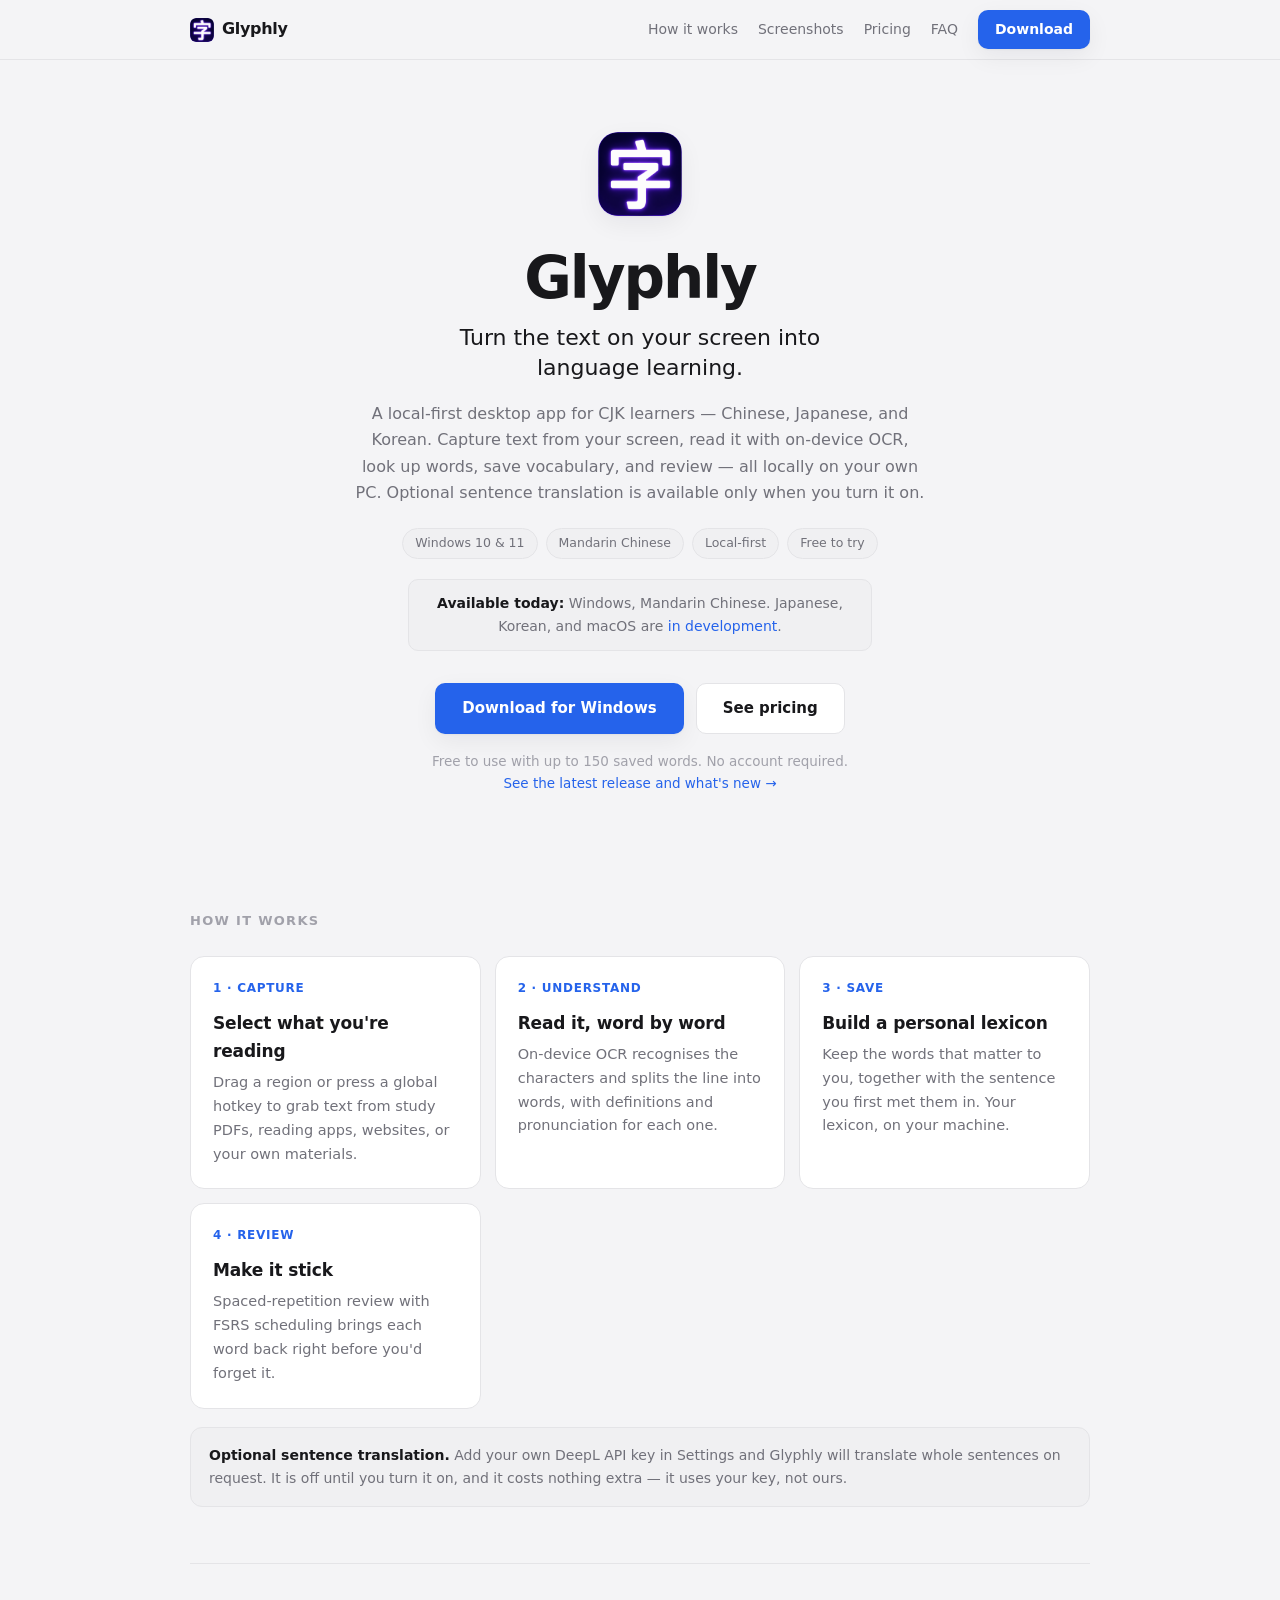
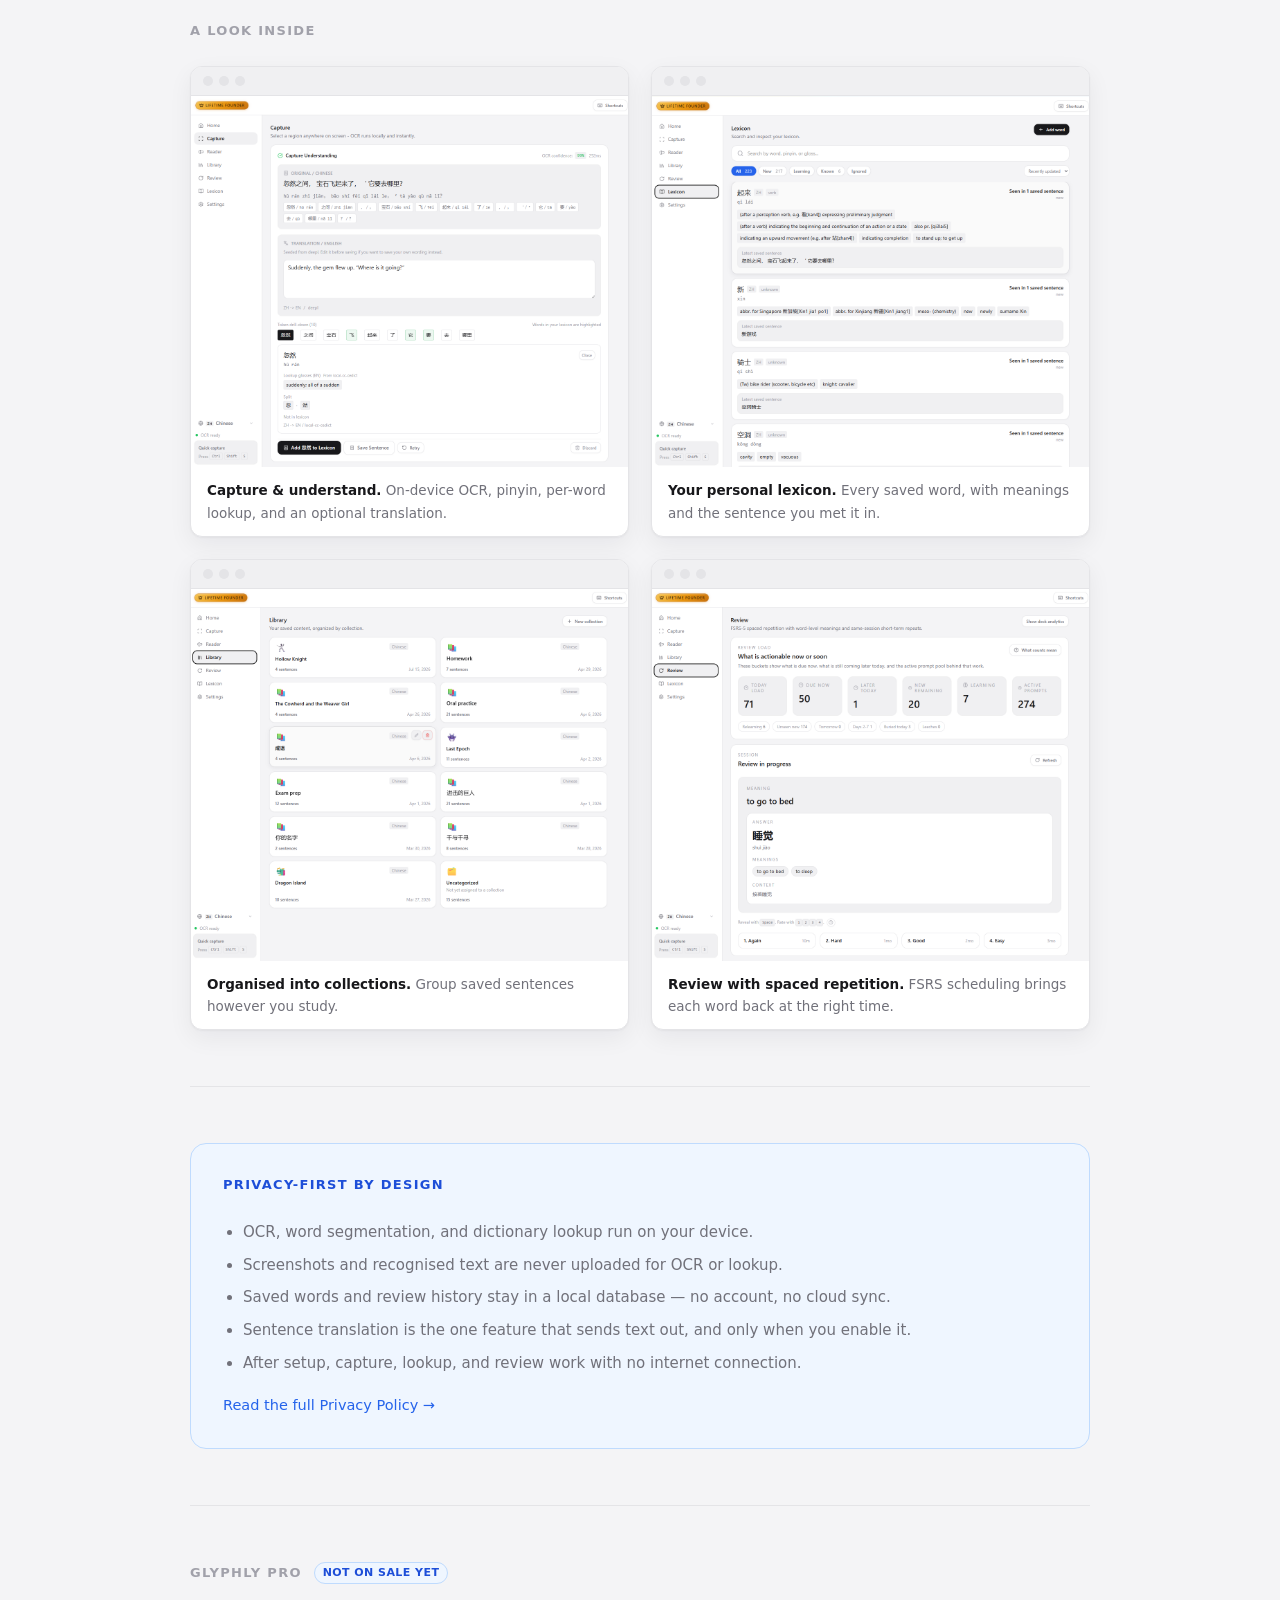
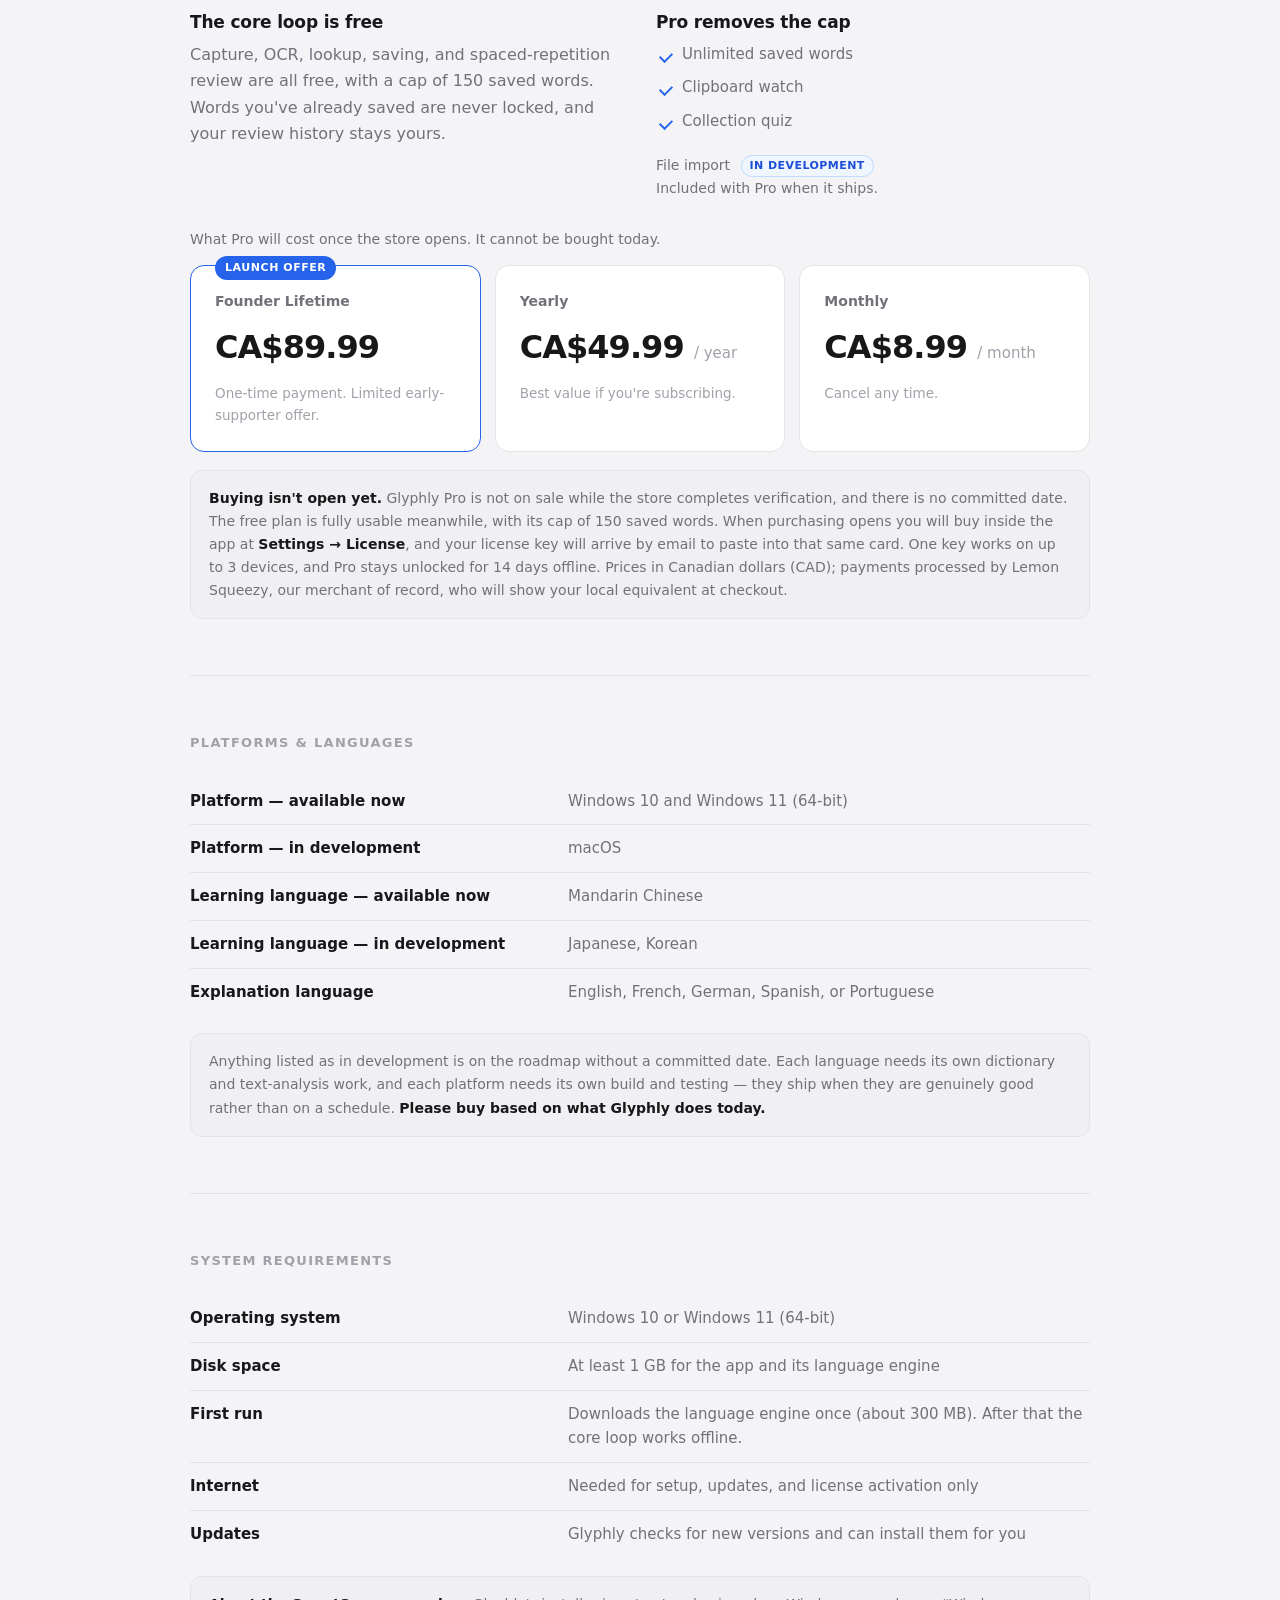
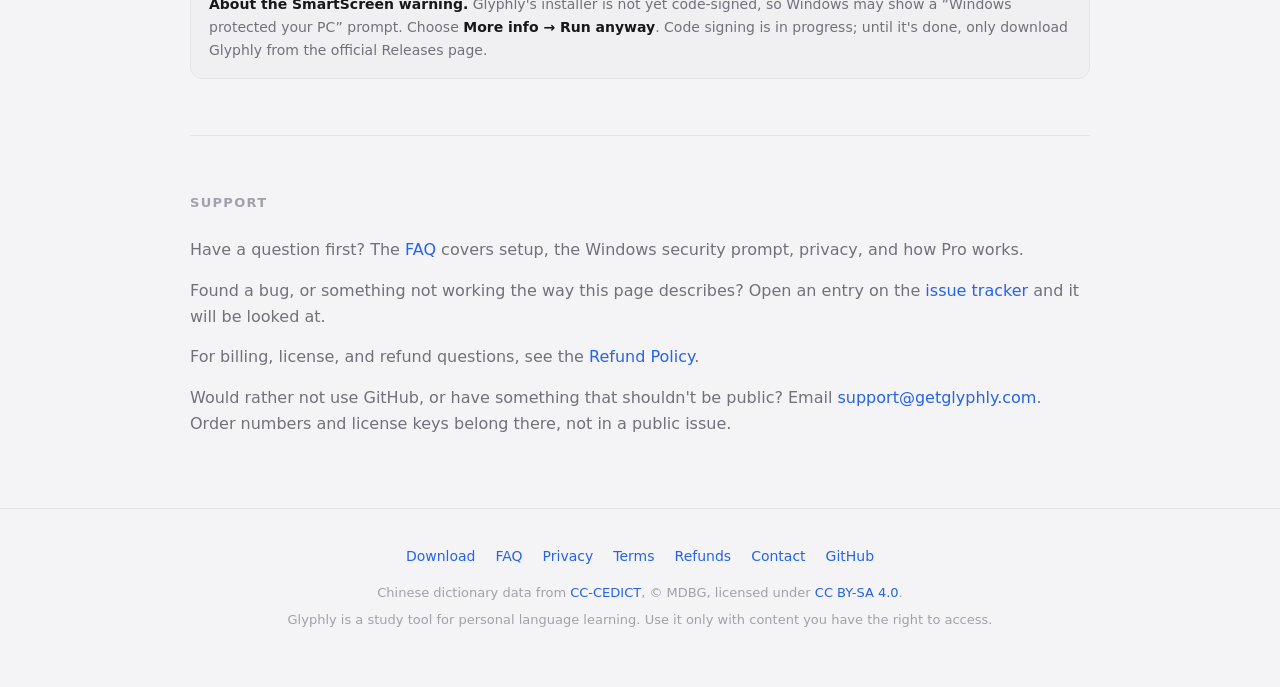
<file: index.html>
<!doctype html>
<html lang="en">
<head>
<meta charset="utf-8">
<meta name="viewport" content="width=device-width, initial-scale=1">
<title>Glyphly — screen OCR and vocabulary learning for CJK learners</title>
<meta name="description" content="Glyphly is a local-first desktop app for Chinese, Japanese, and Korean learners. Capture text from your screen, read it with on-device OCR, look up words, save vocabulary, and review with spaced repetition. Windows and Mandarin available today.">
<meta name="author" content="Glyphly">
<meta name="robots" content="index, follow">
<meta name="theme-color" content="#f4f4f6" media="(prefers-color-scheme: light)">
<meta name="theme-color" content="#09090b" media="(prefers-color-scheme: dark)">
<link rel="canonical" href="https://getglyphly.com/">
<link rel="icon" href="assets/favicon.png" type="image/png">
<meta property="og:title" content="Glyphly — screen OCR for CJK learners">
<meta property="og:description" content="Turn the text on your screen into language learning. Local-first, on-device OCR, spaced-repetition review. Windows and Mandarin available today.">
<meta property="og:type" content="website">
<meta property="og:url" content="https://getglyphly.com/">
<meta property="og:image" content="https://getglyphly.com/assets/social-card.png">
<meta property="og:image:width" content="1200">
<meta property="og:image:height" content="630">
<meta property="og:image:alt" content="Glyphly — turn the text on your screen into language learning.">
<meta property="og:site_name" content="Glyphly">
<meta name="twitter:card" content="summary_large_image">
<meta name="twitter:title" content="Glyphly — screen OCR for CJK learners">
<meta name="twitter:description" content="Turn the text on your screen into language learning. Local-first, on-device OCR, spaced-repetition review. Windows and Mandarin available today.">
<meta name="twitter:image" content="https://getglyphly.com/assets/social-card.png">
<meta name="twitter:image:alt" content="Glyphly — turn the text on your screen into language learning.">
<script type="application/ld+json">
{
  "@context": "https://schema.org",
  "@type": "SoftwareApplication",
  "name": "Glyphly",
  "description": "Local-first Windows desktop app for CJK learners. Capture text from your screen, read it with on-device OCR, look up words, save vocabulary, and review with spaced repetition.",
  "url": "https://getglyphly.com/",
  "image": "https://getglyphly.com/assets/social-card.png",
  "applicationCategory": "EducationalApplication",
  "operatingSystem": "Windows 10, Windows 11",
  "downloadUrl": "https://github.com/chrismoshi/glyphly-releases/releases/latest",
  "inLanguage": "en",
  "author": { "@type": "Organization", "name": "Glyphly" },
  "offers": [
    { "@type": "Offer", "name": "Free", "price": "0", "priceCurrency": "CAD", "description": "Full core loop with up to 150 saved words." },
    { "@type": "Offer", "name": "Glyphly Pro — Founder Lifetime", "price": "89.99", "priceCurrency": "CAD", "category": "one-time", "availability": "https://schema.org/PreOrder" },
    { "@type": "Offer", "name": "Glyphly Pro — Yearly", "price": "49.99", "priceCurrency": "CAD", "category": "subscription", "availability": "https://schema.org/PreOrder" },
    { "@type": "Offer", "name": "Glyphly Pro — Monthly", "price": "8.99", "priceCurrency": "CAD", "category": "subscription", "availability": "https://schema.org/PreOrder" }
  ]
}
</script>
<link rel="stylesheet" href="assets/site.css">
<style>
  /* Tokens, base reset, .wrap and footer live in assets/site.css. */
  section { padding: 56px 0; border-top: 1px solid var(--border); }
  section:first-of-type { border-top: none; }
  h2 {
    font-size: 13px; font-weight: 600; letter-spacing: .1em; text-transform: uppercase;
    color: var(--muted); margin: 0 0 24px;
  }
  h3 { font-size: 17px; font-weight: 600; margin: 0 0 6px; letter-spacing: -.01em; }
  p { margin: 0 0 14px; color: var(--text-2); }
  p.lead { color: var(--text); }

  /* ---------- hero ---------- */
  .hero { padding: 72px 0 60px; text-align: center; }
  .hero img.logo {
    width: 84px; height: 84px; border-radius: 20px; box-shadow: var(--shadow);
  }
  .hero h1 {
    font-size: clamp(38px, 7vw, 58px); line-height: 1.05; letter-spacing: -.035em;
    margin: 24px 0 0; font-weight: 700;
  }
  .hero .tagline {
    font-size: clamp(18px, 2.6vw, 22px); color: var(--text); font-weight: 500;
    margin: 14px auto 0; max-width: 30ch; line-height: 1.35;
  }
  .hero .sub { margin: 18px auto 0; max-width: 56ch; }
  .badges {
    display: flex; gap: 8px; justify-content: center; flex-wrap: wrap; margin-top: 22px;
  }
  .badge {
    font-size: 12.5px; font-weight: 500; color: var(--text-2);
    background: var(--sunken); border: 1px solid var(--border);
    border-radius: 999px; padding: 4px 12px;
  }
  .cta { margin-top: 32px; display: flex; gap: 12px; justify-content: center; flex-wrap: wrap; }
  .btn {
    display: inline-block; font-weight: 600; font-size: 15px; padding: 12px 26px;
    border-radius: 10px; border: 1px solid transparent; transition: opacity .15s, background .15s;
  }
  .btn:hover { text-decoration: none; }
  .btn-primary { background: var(--accent); color: var(--accent-fg); box-shadow: var(--shadow); }
  .btn-primary:hover { background: var(--accent-hover); }
  .btn-ghost { background: var(--surface); color: var(--text); border-color: var(--border); }
  .btn-ghost:hover { background: var(--sunken); }
  .cta-note { font-size: 13.5px; color: var(--muted); margin: 16px 0 0; }
  .avail {
    font-size: 14px; color: var(--text-2); margin: 20px auto 0; max-width: 52ch;
    background: var(--sunken); border: 1px solid var(--border);
    border-radius: 10px; padding: 12px 18px;
  }
  .avail strong { color: var(--text); }
  .soon {
    display: inline-block; font-size: 11px; font-weight: 600; letter-spacing: .04em;
    text-transform: uppercase; color: var(--accent-hover); background: var(--accent-soft);
    border: 1px solid var(--accent-border); border-radius: 999px; padding: 1px 8px;
    margin-left: 6px; vertical-align: 1px;
  }

  /* ---------- feature grid ---------- */
  .grid { display: grid; gap: 14px; grid-template-columns: repeat(auto-fit, minmax(230px, 1fr)); }
  .card {
    background: var(--surface); border: 1px solid var(--border);
    border-radius: 14px; padding: 22px;
  }
  .card p { margin: 0; font-size: 14.5px; }
  .step {
    font-size: 12px; font-weight: 600; letter-spacing: .06em; color: var(--accent);
    text-transform: uppercase; margin-bottom: 10px;
  }

  /* ---------- privacy strip ---------- */
  .strip {
    background: var(--accent-soft); border: 1px solid var(--accent-border);
    border-radius: 16px; padding: 30px 32px;
  }
  .strip h2 { color: var(--accent-hover); } /* small caps on tint: needs the stronger step for AA */
  .strip ul { margin: 0; padding-left: 20px; color: var(--text-2); font-size: 15px; }
  .strip li { margin-bottom: 8px; }
  .strip li:last-child { margin-bottom: 0; }

  /* ---------- pricing ---------- */
  .pricing { display: grid; gap: 14px; grid-template-columns: repeat(auto-fit, minmax(210px, 1fr)); }
  .plan {
    background: var(--surface); border: 1px solid var(--border);
    border-radius: 14px; padding: 24px; position: relative; display: flex; flex-direction: column;
  }
  .plan.featured { border-color: var(--accent); }
  .plan .tag {
    position: absolute; top: -10px; left: 24px; background: var(--accent); color: var(--accent-fg);
    font-size: 11px; font-weight: 600; letter-spacing: .05em; text-transform: uppercase;
    padding: 3px 10px; border-radius: 999px;
  }
  .plan .name { font-size: 14px; font-weight: 600; color: var(--text-2); }
  .plan .price { font-size: 32px; font-weight: 700; letter-spacing: -.03em; margin: 8px 0 2px; }
  .plan .price span { font-size: 15px; font-weight: 500; color: var(--muted); letter-spacing: 0; }
  .plan .note { font-size: 13.5px; color: var(--muted); margin: 6px 0 0; }

  ul.checks { list-style: none; margin: 0 0 20px; padding: 0; }
  ul.checks li {
    font-size: 15px; color: var(--text-2); padding-left: 26px; position: relative; margin-bottom: 9px;
  }
  ul.checks li::before {
    content: ""; position: absolute; left: 6px; top: 8px; width: 6px; height: 10px;
    border: solid var(--accent); border-width: 0 2px 2px 0; transform: rotate(45deg);
  }

  table.specs { width: 100%; border-collapse: collapse; font-size: 15px; }
  table.specs th, table.specs td {
    text-align: left; padding: 11px 0; border-bottom: 1px solid var(--border); vertical-align: top;
  }
  table.specs th { font-weight: 600; width: 42%; color: var(--text); }
  table.specs td { color: var(--text-2); }
  table.specs tr:last-child th, table.specs tr:last-child td { border-bottom: none; }

  .callout {
    background: var(--sunken); border: 1px solid var(--border); border-radius: 12px;
    padding: 16px 18px; font-size: 14px; color: var(--text-2); margin-top: 18px;
  }
  .callout strong { color: var(--text); }

  .two-col { display: grid; gap: 32px; grid-template-columns: repeat(auto-fit, minmax(240px, 1fr)); }

  /* ---------- screenshots gallery ---------- */
  .shots { display: grid; gap: 22px; grid-template-columns: repeat(2, 1fr); }
  @media (max-width: 640px) { .shots { grid-template-columns: 1fr; } }
  .shot {
    background: var(--surface); border: 1px solid var(--border);
    border-radius: 12px; overflow: hidden; box-shadow: var(--shadow); margin: 0;
  }
  .shot .bar {
    display: flex; align-items: center; gap: 6px;
    padding: 9px 12px; border-bottom: 1px solid var(--border); background: var(--sunken);
  }
  .shot .bar i { width: 10px; height: 10px; border-radius: 50%; background: var(--border); display: inline-block; }
  .shot img { display: block; width: 100%; height: auto; cursor: zoom-in; }
  .shot figcaption { padding: 12px 16px; font-size: 13.5px; color: var(--text-2); }
  .shot figcaption strong { color: var(--text); font-weight: 600; }

  /* ---------- lightbox ---------- */
  #lightbox {
    position: fixed; inset: 0; z-index: 100; display: flex; align-items: center; justify-content: center;
    padding: 24px; background: rgba(9, 9, 11, .9); cursor: zoom-out;
    opacity: 0; visibility: hidden; transition: opacity .18s ease;
  }
  #lightbox.open { opacity: 1; visibility: visible; }
  #lightbox img {
    max-width: 96vw; max-height: 92vh; width: auto; height: auto;
    border-radius: 10px; box-shadow: 0 12px 48px rgba(0, 0, 0, .5);
  }
  #lightbox .x {
    position: absolute; top: 18px; right: 22px; width: 40px; height: 40px;
    display: flex; align-items: center; justify-content: center;
    font-size: 26px; line-height: 1; color: #fff; background: rgba(255, 255, 255, .12);
    border: none; border-radius: 50%; cursor: pointer;
  }
  #lightbox .x:hover { background: rgba(255, 255, 255, .22); }

  /* ---------- top nav ---------- */
  html { scroll-padding-top: 64px; }
  @media (prefers-reduced-motion: no-preference) { html { scroll-behavior: smooth; } }
  .topnav {
    position: sticky; top: 0; z-index: 50;
    background: var(--bg); border-bottom: 1px solid var(--border);
  }
  .topnav .row {
    max-width: 940px; margin: 0 auto; padding: 10px 20px;
    display: flex; align-items: center; gap: 18px;
  }
  .topnav .brand {
    display: inline-flex; align-items: center; gap: 8px;
    font-weight: 700; letter-spacing: -.02em; color: var(--text);
  }
  .topnav .brand:hover { text-decoration: none; }
  .topnav .brand img { width: 24px; height: 24px; border-radius: 6px; }
  .topnav .links { margin-left: auto; display: flex; align-items: center; gap: 20px; }
  .topnav .links a { font-size: 14px; color: var(--text-2); }
  .topnav .links a:hover { color: var(--accent); text-decoration: none; }
  .topnav .links .btn { padding: 7px 16px; font-size: 14px; color: var(--accent-fg); }
  .topnav .links .btn:hover { color: var(--accent-fg); }
  @media (max-width: 560px) { .topnav .links a.nav-anchor { display: none; } }

</style>
</head>
<body>

<nav class="topnav">
  <div class="row">
    <a class="brand" href="#top"><img src="assets/glyphly.png" alt="">Glyphly</a>
    <div class="links">
      <a class="nav-anchor" href="#how">How it works</a>
      <a class="nav-anchor" href="#screenshots">Screenshots</a>
      <a class="nav-anchor" href="#pricing">Pricing</a>
      <a href="faq.html">FAQ</a>
      <a class="btn btn-primary" href="https://github.com/chrismoshi/glyphly-releases/releases/latest">Download</a>
    </div>
  </div>
</nav>

<div class="wrap" id="top">

  <header class="hero">
    <img class="logo" src="assets/glyphly.png" alt="Glyphly">
    <h1>Glyphly</h1>
    <p class="tagline">Turn the text on your screen into language learning.</p>
    <p class="sub">
      A local-first desktop app for CJK learners — Chinese, Japanese, and Korean.
      Capture text from your screen, read it with on-device OCR, look up words,
      save vocabulary, and review — all locally on your own PC. Optional sentence
      translation is available only when you turn it on.
    </p>
    <div class="badges">
      <span class="badge">Windows 10 &amp; 11</span>
      <span class="badge">Mandarin Chinese</span>
      <span class="badge">Local-first</span>
      <span class="badge">Free to try</span>
    </div>
    <p class="avail">
      <strong>Available today:</strong> Windows, Mandarin Chinese. Japanese,
      Korean, and macOS are <a href="#platforms">in development</a>.
    </p>
    <div class="cta">
      <a class="btn btn-primary" href="https://github.com/chrismoshi/glyphly-releases/releases/latest">Download for Windows</a>
      <a class="btn btn-ghost" href="#pricing">See pricing</a>
    </div>
    <p class="cta-note">
      Free to use with up to 150 saved words. No account required.<br>
      <a href="https://github.com/chrismoshi/glyphly-releases/releases/latest">See the latest release and what's new →</a>
    </p>
  </header>

  <section id="how">
    <h2>How it works</h2>
    <div class="grid">
      <div class="card">
        <div class="step">1 · Capture</div>
        <h3>Select what you're reading</h3>
        <p>Drag a region or press a global hotkey to grab text from study PDFs,
           reading apps, websites, or your own materials.</p>
      </div>
      <div class="card">
        <div class="step">2 · Understand</div>
        <h3>Read it, word by word</h3>
        <p>On-device OCR recognises the characters and splits the line into
           words, with definitions and pronunciation for each one.</p>
      </div>
      <div class="card">
        <div class="step">3 · Save</div>
        <h3>Build a personal lexicon</h3>
        <p>Keep the words that matter to you, together with the sentence you
           first met them in. Your lexicon, on your machine.</p>
      </div>
      <div class="card">
        <div class="step">4 · Review</div>
        <h3>Make it stick</h3>
        <p>Spaced-repetition review with FSRS scheduling brings each word back
           right before you'd forget it.</p>
      </div>
    </div>
    <div class="callout">
      <strong>Optional sentence translation.</strong> Add your own DeepL API key
      in Settings and Glyphly will translate whole sentences on request. It is
      off until you turn it on, and it costs nothing extra — it uses your key,
      not ours.
    </div>
  </section>

  <section id="screenshots">
    <h2>A look inside</h2>
    <div class="shots">
      <figure class="shot">
        <div class="bar"><i></i><i></i><i></i></div>
        <img src="assets/screenshots/01-capture.png" width="1262" height="1074" loading="lazy"
             alt="Glyphly Capture view: recognised Mandarin text with pinyin, an English translation, per-word token drill-down, and a dictionary lookup.">
        <figcaption><strong>Capture &amp; understand.</strong> On-device OCR, pinyin, per-word lookup, and an optional translation.</figcaption>
      </figure>
      <figure class="shot">
        <div class="bar"><i></i><i></i><i></i></div>
        <img src="assets/screenshots/02-lexicon.png" width="1262" height="1074" loading="lazy"
             alt="Glyphly Lexicon: saved words with pinyin, definitions, and the sentence each was first seen in.">
        <figcaption><strong>Your personal lexicon.</strong> Every saved word, with meanings and the sentence you met it in.</figcaption>
      </figure>
      <figure class="shot">
        <div class="bar"><i></i><i></i><i></i></div>
        <img src="assets/screenshots/03-library.png" width="1262" height="1074" loading="lazy"
             alt="Glyphly Library: saved sentences organised into named collections.">
        <figcaption><strong>Organised into collections.</strong> Group saved sentences however you study.</figcaption>
      </figure>
      <figure class="shot">
        <div class="bar"><i></i><i></i><i></i></div>
        <img src="assets/screenshots/04-review.png" width="1262" height="1074" loading="lazy"
             alt="Glyphly Review: an FSRS spaced-repetition card with meaning, pinyin, and rating buttons.">
        <figcaption><strong>Review with spaced repetition.</strong> FSRS scheduling brings each word back at the right time.</figcaption>
      </figure>
    </div>
  </section>

  <section id="privacy">
    <div class="strip">
      <h2>Privacy-first by design</h2>
      <ul>
        <li>OCR, word segmentation, and dictionary lookup run on your device.</li>
        <li>Screenshots and recognised text are never uploaded for OCR or lookup.</li>
        <li>Saved words and review history stay in a local database — no account, no cloud sync.</li>
        <li>Sentence translation is the one feature that sends text out, and only when you enable it.</li>
        <li>After setup, capture, lookup, and review work with no internet connection.</li>
      </ul>
      <p style="margin:18px 0 0;font-size:14.5px;">
        <a href="privacy.html">Read the full Privacy Policy →</a>
      </p>
    </div>
  </section>

  <section id="pricing">
    <h2>Glyphly Pro <span class="soon">Not on sale yet</span></h2>
    <div class="two-col" style="margin-bottom:28px;">
      <div>
        <h3>The core loop is free</h3>
        <p>Capture, OCR, lookup, saving, and spaced-repetition review are all
           free, with a cap of 150 saved words. Words you've already saved are
           never locked, and your review history stays yours.</p>
      </div>
      <div>
        <h3>Pro removes the cap</h3>
        <ul class="checks">
          <li>Unlimited saved words</li>
          <li>Clipboard watch</li>
          <li>Collection quiz</li>
        </ul>
        <p style="font-size:14px;margin:0;">
          File import <span class="soon">In development</span><br>
          Included with Pro when it ships.
        </p>
      </div>
    </div>

    <p style="font-size:14px;color:var(--text-2);margin:0 0 14px;">
      What Pro will cost once the store opens. It cannot be bought today.
    </p>

    <div class="pricing">
      <div class="plan featured">
        <span class="tag">Launch offer</span>
        <div class="name">Founder Lifetime</div>
        <div class="price">CA$89.99</div>
        <p class="note">One-time payment. Limited early-supporter offer.</p>
      </div>
      <div class="plan">
        <div class="name">Yearly</div>
        <div class="price">CA$49.99 <span>/ year</span></div>
        <p class="note">Best value if you're subscribing.</p>
      </div>
      <div class="plan">
        <div class="name">Monthly</div>
        <div class="price">CA$8.99 <span>/ month</span></div>
        <p class="note">Cancel any time.</p>
      </div>
    </div>

    <div class="callout">
      <strong>Buying isn't open yet.</strong> Glyphly Pro is not on sale while the
      store completes verification, and there is no committed date. The free plan
      is fully usable meanwhile, with its cap of 150 saved words. When purchasing
      opens you will buy inside the app at
      <strong>Settings&nbsp;→&nbsp;License</strong>, and your license key will
      arrive by email to paste into that same card. One key works on up to 3
      devices, and Pro stays unlocked for 14 days offline. Prices in Canadian
      dollars (CAD); payments processed by Lemon Squeezy, our merchant of record,
      who will show your local equivalent at checkout.
    </div>
  </section>

  <section id="platforms">
    <h2>Platforms &amp; languages</h2>
    <table class="specs">
      <tr>
        <th>Platform — available now</th>
        <td>Windows 10 and Windows 11 (64-bit)</td>
      </tr>
      <tr>
        <th>Platform — in development</th>
        <td>macOS</td>
      </tr>
      <tr>
        <th>Learning language — available now</th>
        <td>Mandarin Chinese</td>
      </tr>
      <tr>
        <th>Learning language — in development</th>
        <td>Japanese, Korean</td>
      </tr>
      <tr>
        <th>Explanation language</th>
        <td>English, French, German, Spanish, or Portuguese</td>
      </tr>
    </table>
    <div class="callout">
      Anything listed as in development is on the roadmap without a committed
      date. Each language needs its own dictionary and text-analysis work, and
      each platform needs its own build and testing — they ship when they are
      genuinely good rather than on a schedule.
      <strong>Please buy based on what Glyphly does today.</strong>
    </div>
  </section>

  <section id="requirements">
    <h2>System requirements</h2>
    <table class="specs">
      <tr>
        <th>Operating system</th>
        <td>Windows 10 or Windows 11 (64-bit)</td>
      </tr>
      <tr>
        <th>Disk space</th>
        <td>At least 1&nbsp;GB for the app and its language engine</td>
      </tr>
      <tr>
        <th>First run</th>
        <td>Downloads the language engine once (about 300&nbsp;MB). After that the
            core loop works offline.</td>
      </tr>
      <tr>
        <th>Internet</th>
        <td>Needed for setup, updates, and license activation only</td>
      </tr>
      <tr>
        <th>Updates</th>
        <td>Glyphly checks for new versions and can install them for you</td>
      </tr>
    </table>
    <div class="callout">
      <strong>About the SmartScreen warning.</strong> Glyphly's installer is not
      yet code-signed, so Windows may show a “Windows protected your PC” prompt.
      Choose <strong>More info → Run anyway</strong>. Code signing is in progress;
      until it's done, only download Glyphly from the official Releases page.
    </div>
  </section>

  <section id="support">
    <h2>Support</h2>
    <p>Have a question first? The <a href="faq.html">FAQ</a> covers setup, the
       Windows security prompt, privacy, and how Pro works.</p>
    <p>Found a bug, or something not working the way this page describes? Open an
       entry on the
       <a href="https://github.com/chrismoshi/glyphly-releases/issues">issue tracker</a>
       and it will be looked at.</p>
    <p>For billing, license, and refund questions, see the
       <a href="refund.html">Refund Policy</a>.</p>
    <p>Would rather not use GitHub, or have something that shouldn't be public?
       Email <a href="mailto:support@getglyphly.com">support@getglyphly.com</a>.
       Order numbers and license keys belong there, not in a public issue.</p>
  </section>

</div>

<footer>
  <div class="wrap">
    <nav>
      <a href="https://github.com/chrismoshi/glyphly-releases/releases/latest">Download</a>
      <a href="faq.html">FAQ</a>
      <a href="privacy.html">Privacy</a>
      <a href="terms.html">Terms</a>
      <a href="refund.html">Refunds</a>
      <a href="mailto:support@getglyphly.com">Contact</a>
      <a href="https://github.com/chrismoshi/glyphly-releases">GitHub</a>
    </nav>
    <p>Chinese dictionary data from
       <a href="https://www.mdbg.net/chinese/dictionary?page=cc-cedict">CC-CEDICT</a>,
       © MDBG, licensed under
       <a href="https://creativecommons.org/licenses/by-sa/4.0/">CC BY-SA 4.0</a>.</p>
    <p>Glyphly is a study tool for personal language learning. Use it only with
       content you have the right to access.</p>
  </div>
</footer>

<div id="lightbox" role="dialog" aria-modal="true" aria-label="Screenshot preview">
  <button class="x" type="button" aria-label="Close">&times;</button>
  <img alt="">
</div>

<script>
(function () {
  var box = document.getElementById('lightbox');
  var full = box.querySelector('img');
  function open(src, alt) {
    full.src = src; full.alt = alt || '';
    box.classList.add('open');
    document.body.style.overflow = 'hidden';
  }
  function close() {
    box.classList.remove('open');
    document.body.style.overflow = '';
    full.src = '';
  }
  document.querySelectorAll('#screenshots img').forEach(function (img) {
    img.setAttribute('tabindex', '0');
    img.setAttribute('role', 'button');
    img.addEventListener('click', function () { open(img.currentSrc || img.src, img.alt); });
    img.addEventListener('keydown', function (e) {
      if (e.key === 'Enter' || e.key === ' ') { e.preventDefault(); open(img.currentSrc || img.src, img.alt); }
    });
  });
  box.addEventListener('click', close);
  document.addEventListener('keydown', function (e) { if (e.key === 'Escape') close(); });
})();
</script>

</body>
</html>
</file>
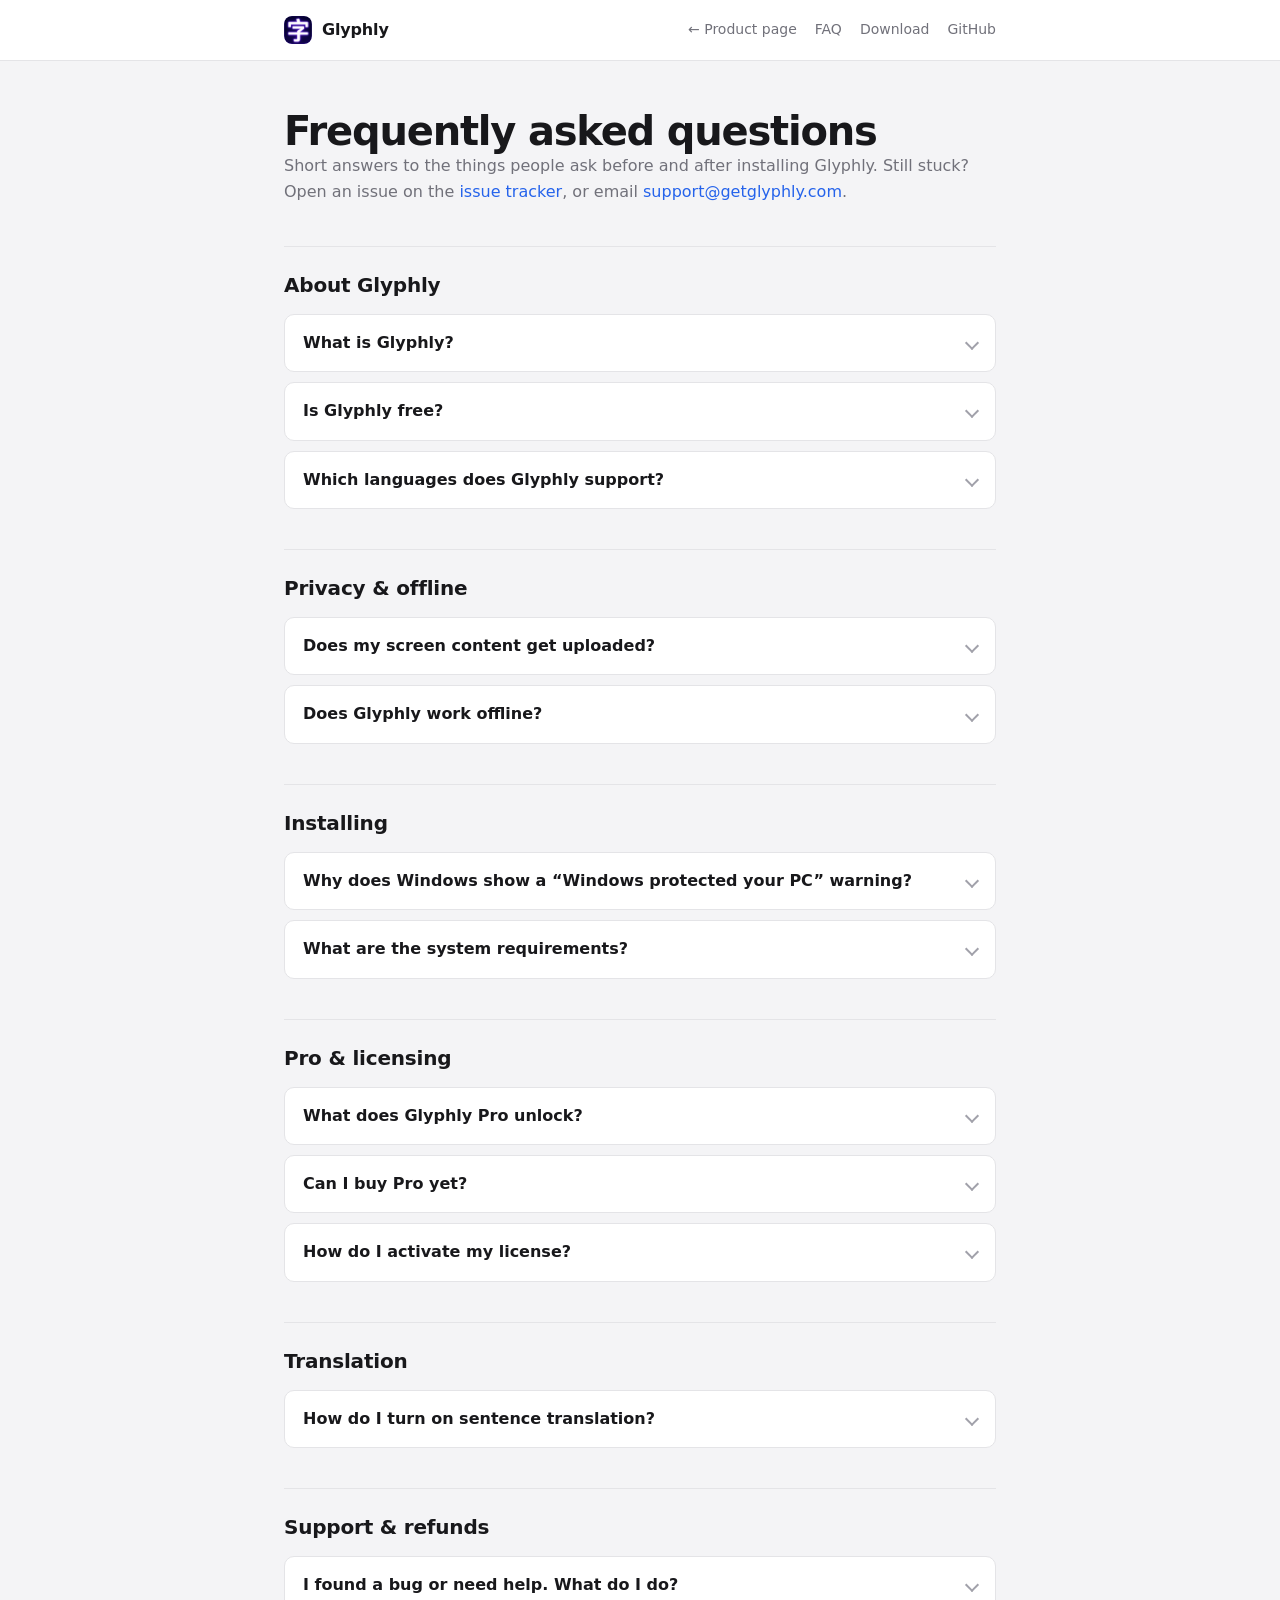
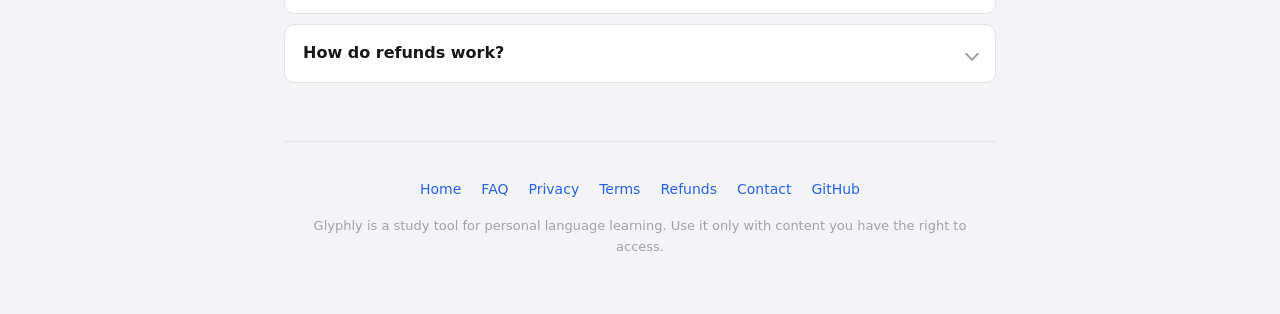
<file: faq.html>
<!doctype html>
<html lang="en">
<head>
<meta charset="utf-8">
<meta name="viewport" content="width=device-width, initial-scale=1">
<title>FAQ — Glyphly</title>
<meta name="description" content="Answers about Glyphly: privacy and offline use, the Windows security prompt, free vs Pro, license activation, DeepL translation, languages, and refunds.">
<meta name="robots" content="index, follow">
<link rel="canonical" href="https://getglyphly.com/faq.html">
<link rel="icon" href="assets/favicon.png" type="image/png">
<link rel="stylesheet" href="assets/site.css">
<script type="application/ld+json">
{
  "@context": "https://schema.org",
  "@type": "FAQPage",
  "mainEntity": [
    {"@type":"Question","name":"What is Glyphly?","acceptedAnswer":{"@type":"Answer","text":"Glyphly is a local-first Windows desktop app for CJK learners. You capture text from your screen, read it with on-device OCR, look up words, save vocabulary, and review with spaced repetition. Mandarin Chinese is available today; Japanese and Korean are in development."}},
    {"@type":"Question","name":"Is Glyphly free?","acceptedAnswer":{"@type":"Answer","text":"Yes. The full core loop — capture, OCR, lookup, saving, and review — is free, with a cap of 150 saved words. Words you have already saved are never locked. Glyphly Pro removes the cap and adds clipboard watch and the collection quiz; file import is in development. Pro is not on sale yet, so everyone is on the free plan for now."}},
    {"@type":"Question","name":"Which languages does Glyphly support?","acceptedAnswer":{"@type":"Answer","text":"You can learn Mandarin Chinese today. Japanese and Korean are planned, without a committed date. Explanations and translations can target English, French, German, Spanish, or Portuguese."}},
    {"@type":"Question","name":"Does my screen content get uploaded?","acceptedAnswer":{"@type":"Answer","text":"No. OCR, word segmentation, and dictionary lookup all run on your device. Screenshots and recognised text are not uploaded for those features. The only feature that sends text off your machine is optional sentence translation, and only when you enable it and only the sentence you asked about."}},
    {"@type":"Question","name":"Does Glyphly work offline?","acceptedAnswer":{"@type":"Answer","text":"Yes. On first launch Glyphly downloads its language engine once (about 300 MB). After that, capture, lookup, and review work with no internet connection. Updates, license activation, and DeepL translation still need a connection."}},
    {"@type":"Question","name":"Why does Windows show a \"Windows protected your PC\" warning?","acceptedAnswer":{"@type":"Answer","text":"Glyphly's installer is not yet code-signed, so Windows SmartScreen may warn about it. Choose More info, then Run anyway. Code signing is in progress. Only download Glyphly from the official Releases page."}},
    {"@type":"Question","name":"What are the system requirements?","acceptedAnswer":{"@type":"Answer","text":"Windows 10 or Windows 11 (64-bit), at least 1 GB free disk space, and an internet connection for first-time setup, updates, and license activation. The language engine is a one-time download of about 300 MB."}},
    {"@type":"Question","name":"What does Glyphly Pro unlock?","acceptedAnswer":{"@type":"Answer","text":"Unlimited saved words, clipboard watch (look up text as you copy it), and the collection quiz. File import is in development and will be included with Pro when it ships. Plans are Founder Lifetime (one-time), Yearly, and Monthly, in Canadian dollars. Pro is not on sale yet."}},
    {"@type":"Question","name":"Can I buy Pro yet?","acceptedAnswer":{"@type":"Answer","text":"Not yet. The store is still completing verification, so there is no way to buy Pro and no committed date for when that changes. Pro features stay locked in the meantime, and the free plan is fully usable with its cap of 150 saved words. Nothing you save now is affected when purchasing opens."}},
    {"@type":"Question","name":"How do I activate my license?","acceptedAnswer":{"@type":"Answer","text":"Purchasing is not open yet, so this applies once the store is live. After purchase you receive a license key by email. Open Glyphly, go to Settings, then the License card, paste your key, and press Activate. One key works on up to 3 devices, and Pro stays unlocked for 14 days offline."}},
    {"@type":"Question","name":"How do I turn on sentence translation?","acceptedAnswer":{"@type":"Answer","text":"Sentence translation uses DeepL and is off by default. Get a free API key from DeepL, then in Glyphly open Settings, the Translation card, paste your key, and save. Translation then works with your own key at no extra cost from us. Without a key, no text is ever sent to DeepL."}},
    {"@type":"Question","name":"I found a bug or need help. What do I do?","acceptedAnswer":{"@type":"Answer","text":"Open an entry on the GitHub issue tracker for the releases repository, or email support@getglyphly.com if you would rather not use GitHub. Please include your Glyphly version (Settings, then Application) and your Windows version."}},
    {"@type":"Question","name":"How do refunds work?","acceptedAnswer":{"@type":"Answer","text":"Purchases are handled by Lemon Squeezy, our merchant of record. If Glyphly does not work as described, you can request a refund within 14 days using the customer portal link in your receipt email. See the Refund Policy for details."}}
  ]
}
</script>
</head>
<body>

<header class="doc-header">
  <div class="bar">
    <a class="brand" href="index.html"><img src="assets/glyphly.png" alt="">Glyphly</a>
    <nav>
      <a href="index.html">← Product page</a>
      <a href="faq.html">FAQ</a>
      <a href="https://github.com/chrismoshi/glyphly-releases/releases/latest">Download</a>
      <a href="https://github.com/chrismoshi/glyphly-releases">GitHub</a>
    </nav>
  </div>
</header>

<main class="doc">
  <h1>Frequently asked questions</h1>
  <p class="lead">
    Short answers to the things people ask before and after installing Glyphly.
    Still stuck? Open an issue on the
    <a href="https://github.com/chrismoshi/glyphly-releases/issues">issue tracker</a>,
    or email <a href="mailto:support@getglyphly.com">support@getglyphly.com</a>.
  </p>

  <h2>About Glyphly</h2>
  <div class="faq">
    <details>
      <summary>What is Glyphly?</summary>
      <div class="a"><p>A local-first Windows desktop app for CJK learners. You capture text from
        your screen, read it with on-device OCR, look up words, save vocabulary, and review with
        spaced repetition. Mandarin Chinese is available today; Japanese and Korean are in
        development.</p></div>
    </details>
    <details>
      <summary>Is Glyphly free?</summary>
      <div class="a"><p>Yes. The full core loop — capture, OCR, lookup, saving, and review — is free,
        with a cap of <strong>150 saved words</strong>. Words you've already saved are never locked.
        <a href="index.html#pricing">Glyphly Pro</a> removes the cap and adds clipboard watch and the
        collection quiz; file import is in development. Pro is not on sale yet, so everyone is on the
        free plan for now.</p></div>
    </details>
    <details>
      <summary>Which languages does Glyphly support?</summary>
      <div class="a"><p>You can learn <strong>Mandarin Chinese</strong> today. Japanese and Korean are
        planned, without a committed date. Explanations and translations can target English, French,
        German, Spanish, or Portuguese.</p></div>
    </details>
  </div>

  <h2>Privacy &amp; offline</h2>
  <div class="faq">
    <details>
      <summary>Does my screen content get uploaded?</summary>
      <div class="a"><p><strong>No.</strong> OCR, word segmentation, and dictionary lookup all run on
        your device. Screenshots and recognised text are not uploaded for those features. The only
        feature that sends text off your machine is optional sentence translation — and only when you
        enable it, and only the sentence you asked about. Full details in the
        <a href="privacy.html">Privacy Policy</a>.</p></div>
    </details>
    <details>
      <summary>Does Glyphly work offline?</summary>
      <div class="a"><p>Yes. On first launch Glyphly downloads its language engine once (about 300 MB).
        After that, capture, lookup, and review work with no internet connection. Updates, license
        activation, and DeepL translation still need a connection.</p></div>
    </details>
  </div>

  <h2>Installing</h2>
  <div class="faq">
    <details>
      <summary>Why does Windows show a “Windows protected your PC” warning?</summary>
      <div class="a"><p>Glyphly's installer is not yet code-signed, so Windows SmartScreen may warn
        about it. Choose <strong>More info → Run anyway</strong>. Code signing is in progress. Only
        download Glyphly from the official
        <a href="https://github.com/chrismoshi/glyphly-releases/releases/latest">Releases page</a>.</p></div>
    </details>
    <details>
      <summary>What are the system requirements?</summary>
      <div class="a"><p>Windows 10 or Windows 11 (64-bit), at least 1 GB free disk space, and an
        internet connection for first-time setup, updates, and license activation. The language engine
        is a one-time download of about 300 MB.</p></div>
    </details>
  </div>

  <h2>Pro &amp; licensing</h2>
  <div class="faq">
    <details>
      <summary>What does Glyphly Pro unlock?</summary>
      <div class="a"><p>Unlimited saved words, clipboard watch (look up text as you copy it), and the
        collection quiz. File import is in development and will be included with Pro when it ships.
        Plans are Founder Lifetime (one-time), Yearly, and Monthly, in Canadian dollars — see
        <a href="index.html#pricing">pricing</a>. Pro is not on sale yet.</p></div>
    </details>
    <details>
      <summary>Can I buy Pro yet?</summary>
      <div class="a"><p>Not yet. The store is still completing verification, so there is no way to buy
        Pro and no committed date for when that changes. Pro features stay locked in the meantime, and
        the free plan is fully usable with its cap of 150 saved words. Nothing you save now is affected
        when purchasing opens.</p></div>
    </details>
    <details>
      <summary>How do I activate my license?</summary>
      <div class="a"><p>Purchasing is not open yet, so this applies once the store is live. After
        purchase you receive a license key by email. Open Glyphly, go to
        <strong>Settings → License</strong>, paste your key, and press Activate. One key works on up to
        3 devices, and Pro stays unlocked for 14 days offline.</p></div>
    </details>
  </div>

  <h2>Translation</h2>
  <div class="faq">
    <details>
      <summary>How do I turn on sentence translation?</summary>
      <div class="a">
        <p>Sentence translation uses DeepL and is <strong>off by default</strong>. It runs on your own
          DeepL API key, so it costs nothing extra from us.</p>
        <p>1. Get a free API key from <a href="https://www.deepl.com/pro-api">DeepL's API page</a>.<br>
           2. In Glyphly, open <strong>Settings → Translation</strong>.<br>
           3. Paste your key and save.</p>
        <p>Without a key, no text is ever sent to DeepL and the sentence box is a plain manual-entry
           field.</p>
      </div>
    </details>
  </div>

  <h2>Support &amp; refunds</h2>
  <div class="faq">
    <details>
      <summary>I found a bug or need help. What do I do?</summary>
      <div class="a"><p>Open an entry on the
        <a href="https://github.com/chrismoshi/glyphly-releases/issues">issue tracker</a>, or email
        <a href="mailto:support@getglyphly.com">support@getglyphly.com</a> if you would rather not
        use GitHub. Please include your Glyphly version (Settings → Application) and your Windows
        version so it's quicker to look into.</p></div>
    </details>
    <details>
      <summary>How do refunds work?</summary>
      <div class="a"><p>Purchases are handled by Lemon Squeezy, our merchant of record. If Glyphly does
        not work as described, you can request a refund within 14 days using the customer portal link in
        your receipt email. See the <a href="refund.html">Refund Policy</a> for what's covered.</p></div>
    </details>
  </div>
</main>

<div class="doc-foot">
<footer>
  <div class="wrap">
    <nav>
      <a href="index.html">Home</a>
      <a href="faq.html">FAQ</a>
      <a href="privacy.html">Privacy</a>
      <a href="terms.html">Terms</a>
      <a href="refund.html">Refunds</a>
      <a href="mailto:support@getglyphly.com">Contact</a>
      <a href="https://github.com/chrismoshi/glyphly-releases">GitHub</a>
    </nav>
    <p>Glyphly is a study tool for personal language learning. Use it only with
       content you have the right to access.</p>
  </div>
</footer>
</div>

</body>
</html>
</file>
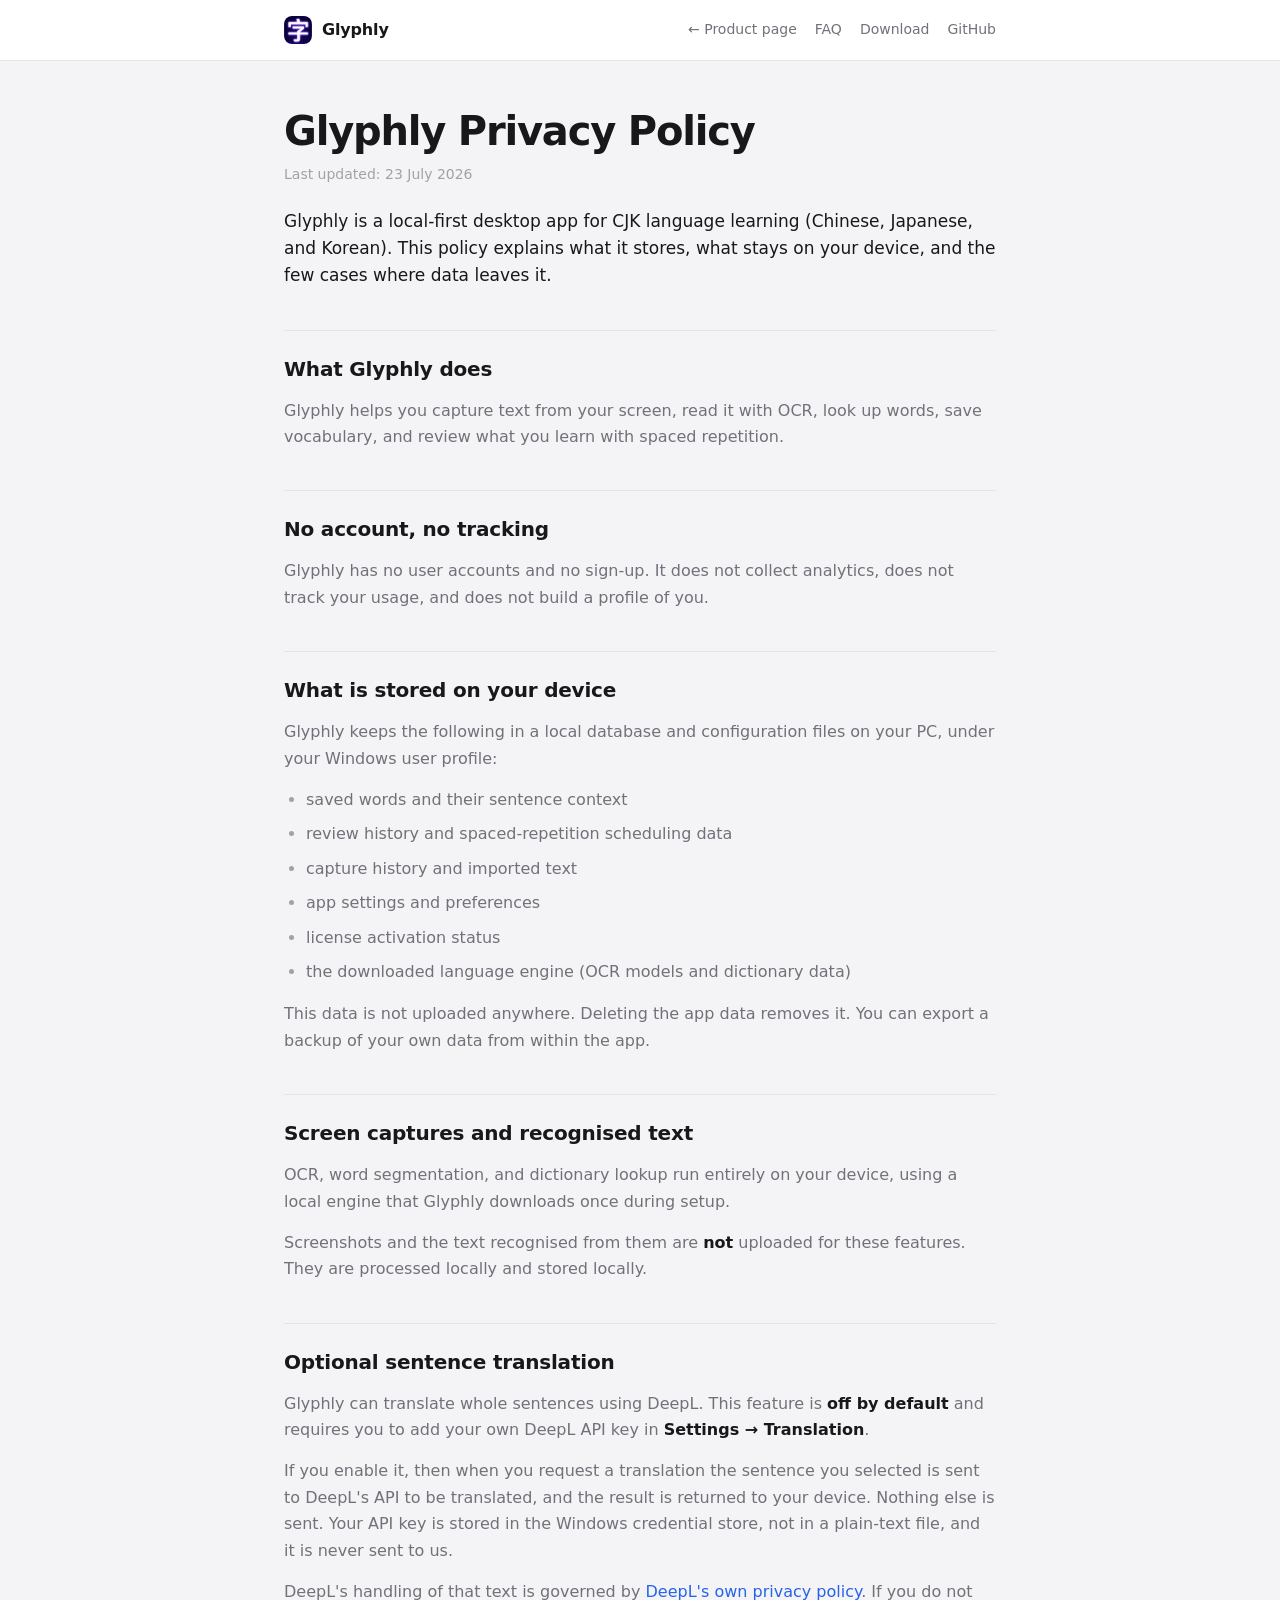
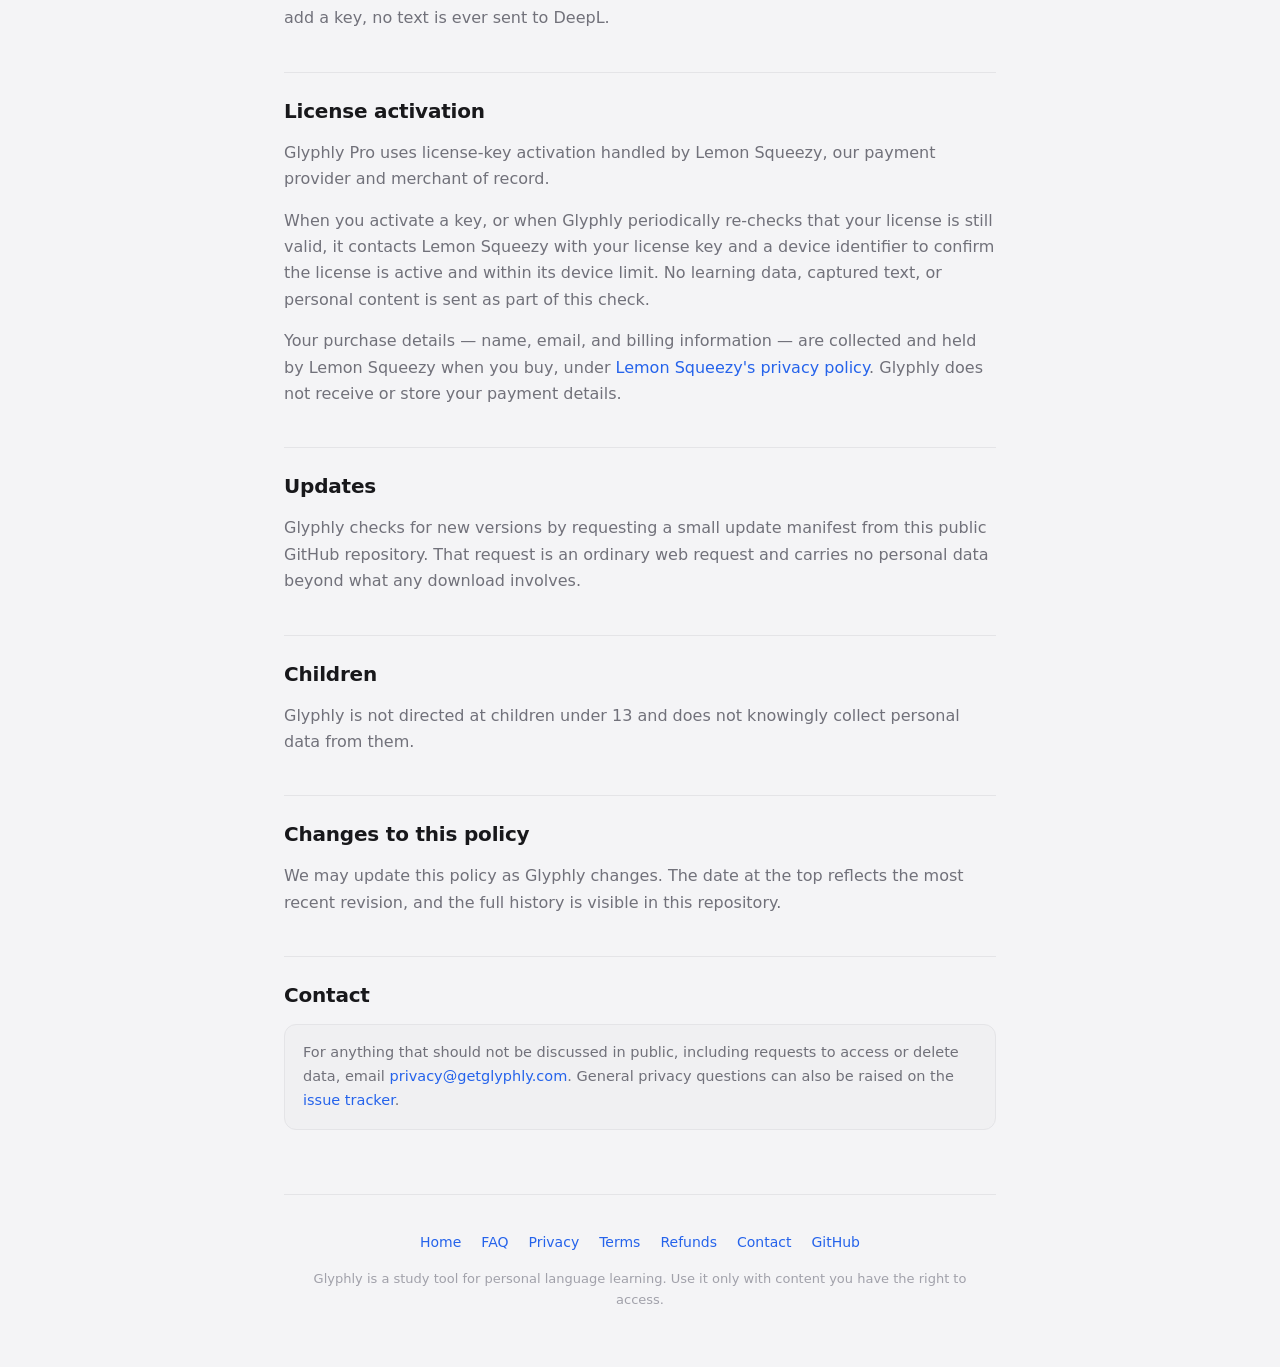
<file: privacy.html>
<!doctype html>
<html lang="en">
<head>
<meta charset="utf-8">
<meta name="viewport" content="width=device-width, initial-scale=1">
<title>Privacy Policy — Glyphly</title>
<meta name="description" content="How Glyphly handles your data: local-first by design, with optional cloud features used only when you enable them.">
<meta name="robots" content="index, follow">
<link rel="canonical" href="https://getglyphly.com/privacy.html">
<link rel="icon" href="assets/favicon.png" type="image/png">
<link rel="stylesheet" href="assets/site.css">
</head>
<body>

<header class="doc-header">
  <div class="bar">
    <a class="brand" href="index.html"><img src="assets/glyphly.png" alt="">Glyphly</a>
    <nav>
      <a href="index.html">← Product page</a>
      <a href="faq.html">FAQ</a>
      <a href="https://github.com/chrismoshi/glyphly-releases/releases/latest">Download</a>
      <a href="https://github.com/chrismoshi/glyphly-releases">GitHub</a>
    </nav>
  </div>
</header>

<main class="doc">
  <h1>Glyphly Privacy Policy</h1>
  <p class="updated">Last updated: 23 July 2026</p>
  <p class="intro">
    Glyphly is a local-first desktop app for CJK language learning (Chinese,
    Japanese, and Korean). This policy explains what it stores, what stays on
    your device, and the few cases where data leaves it.
  </p>

  <h2>What Glyphly does</h2>
  <p>
    Glyphly helps you capture text from your screen, read it with OCR, look up
    words, save vocabulary, and review what you learn with spaced repetition.
  </p>

  <h2>No account, no tracking</h2>
  <p>
    Glyphly has no user accounts and no sign-up. It does not collect analytics,
    does not track your usage, and does not build a profile of you.
  </p>

  <h2>What is stored on your device</h2>
  <p>
    Glyphly keeps the following in a local database and configuration files on
    your PC, under your Windows user profile:
  </p>
  <ul>
    <li>saved words and their sentence context</li>
    <li>review history and spaced-repetition scheduling data</li>
    <li>capture history and imported text</li>
    <li>app settings and preferences</li>
    <li>license activation status</li>
    <li>the downloaded language engine (OCR models and dictionary data)</li>
  </ul>
  <p>
    This data is not uploaded anywhere. Deleting the app data removes it. You can
    export a backup of your own data from within the app.
  </p>

  <h2>Screen captures and recognised text</h2>
  <p>
    OCR, word segmentation, and dictionary lookup run entirely on your device,
    using a local engine that Glyphly downloads once during setup.
  </p>
  <p>
    Screenshots and the text recognised from them are <strong>not</strong>
    uploaded for these features. They are processed locally and stored locally.
  </p>

  <h2>Optional sentence translation</h2>
  <p>
    Glyphly can translate whole sentences using DeepL. This feature is
    <strong>off by default</strong> and requires you to add your own DeepL API
    key in <strong>Settings → Translation</strong>.
  </p>
  <p>
    If you enable it, then when you request a translation the sentence you
    selected is sent to DeepL's API to be translated, and the result is returned
    to your device. Nothing else is sent. Your API key is stored in the Windows
    credential store, not in a plain-text file, and it is never sent to us.
  </p>
  <p>
    DeepL's handling of that text is governed by
    <a href="https://www.deepl.com/privacy">DeepL's own privacy policy</a>. If
    you do not add a key, no text is ever sent to DeepL.
  </p>

  <h2>License activation</h2>
  <p>
    Glyphly Pro uses license-key activation handled by Lemon Squeezy, our
    payment provider and merchant of record.
  </p>
  <p>
    When you activate a key, or when Glyphly periodically re-checks that your
    license is still valid, it contacts Lemon Squeezy with your license key and a
    device identifier to confirm the license is active and within its device
    limit. No learning data, captured text, or personal content is sent as part
    of this check.
  </p>
  <p>
    Your purchase details — name, email, and billing information — are collected
    and held by Lemon Squeezy when you buy, under
    <a href="https://www.lemonsqueezy.com/privacy">Lemon Squeezy's privacy
    policy</a>. Glyphly does not receive or store your payment details.
  </p>

  <h2>Updates</h2>
  <p>
    Glyphly checks for new versions by requesting a small update manifest from
    this public GitHub repository. That request is an ordinary web request and
    carries no personal data beyond what any download involves.
  </p>

  <h2>Children</h2>
  <p>
    Glyphly is not directed at children under 13 and does not knowingly collect
    personal data from them.
  </p>

  <h2>Changes to this policy</h2>
  <p>
    We may update this policy as Glyphly changes. The date at the top reflects
    the most recent revision, and the full history is visible in this repository.
  </p>

  <h2>Contact</h2>
  <div class="note">
    For anything that should not be discussed in public, including requests to
    access or delete data, email
    <a href="mailto:privacy@getglyphly.com">privacy@getglyphly.com</a>. General
    privacy questions can also be raised on the
    <a href="https://github.com/chrismoshi/glyphly-releases/issues">issue
    tracker</a>.
  </div>
</main>

<div class="doc-foot">
<footer>
  <div class="wrap">
    <nav>
      <a href="index.html">Home</a>
      <a href="faq.html">FAQ</a>
      <a href="privacy.html">Privacy</a>
      <a href="terms.html">Terms</a>
      <a href="refund.html">Refunds</a>
      <a href="mailto:support@getglyphly.com">Contact</a>
      <a href="https://github.com/chrismoshi/glyphly-releases">GitHub</a>
    </nav>
    <p>Glyphly is a study tool for personal language learning. Use it only with
       content you have the right to access.</p>
  </div>
</footer>
</div>

</body>
</html>
</file>
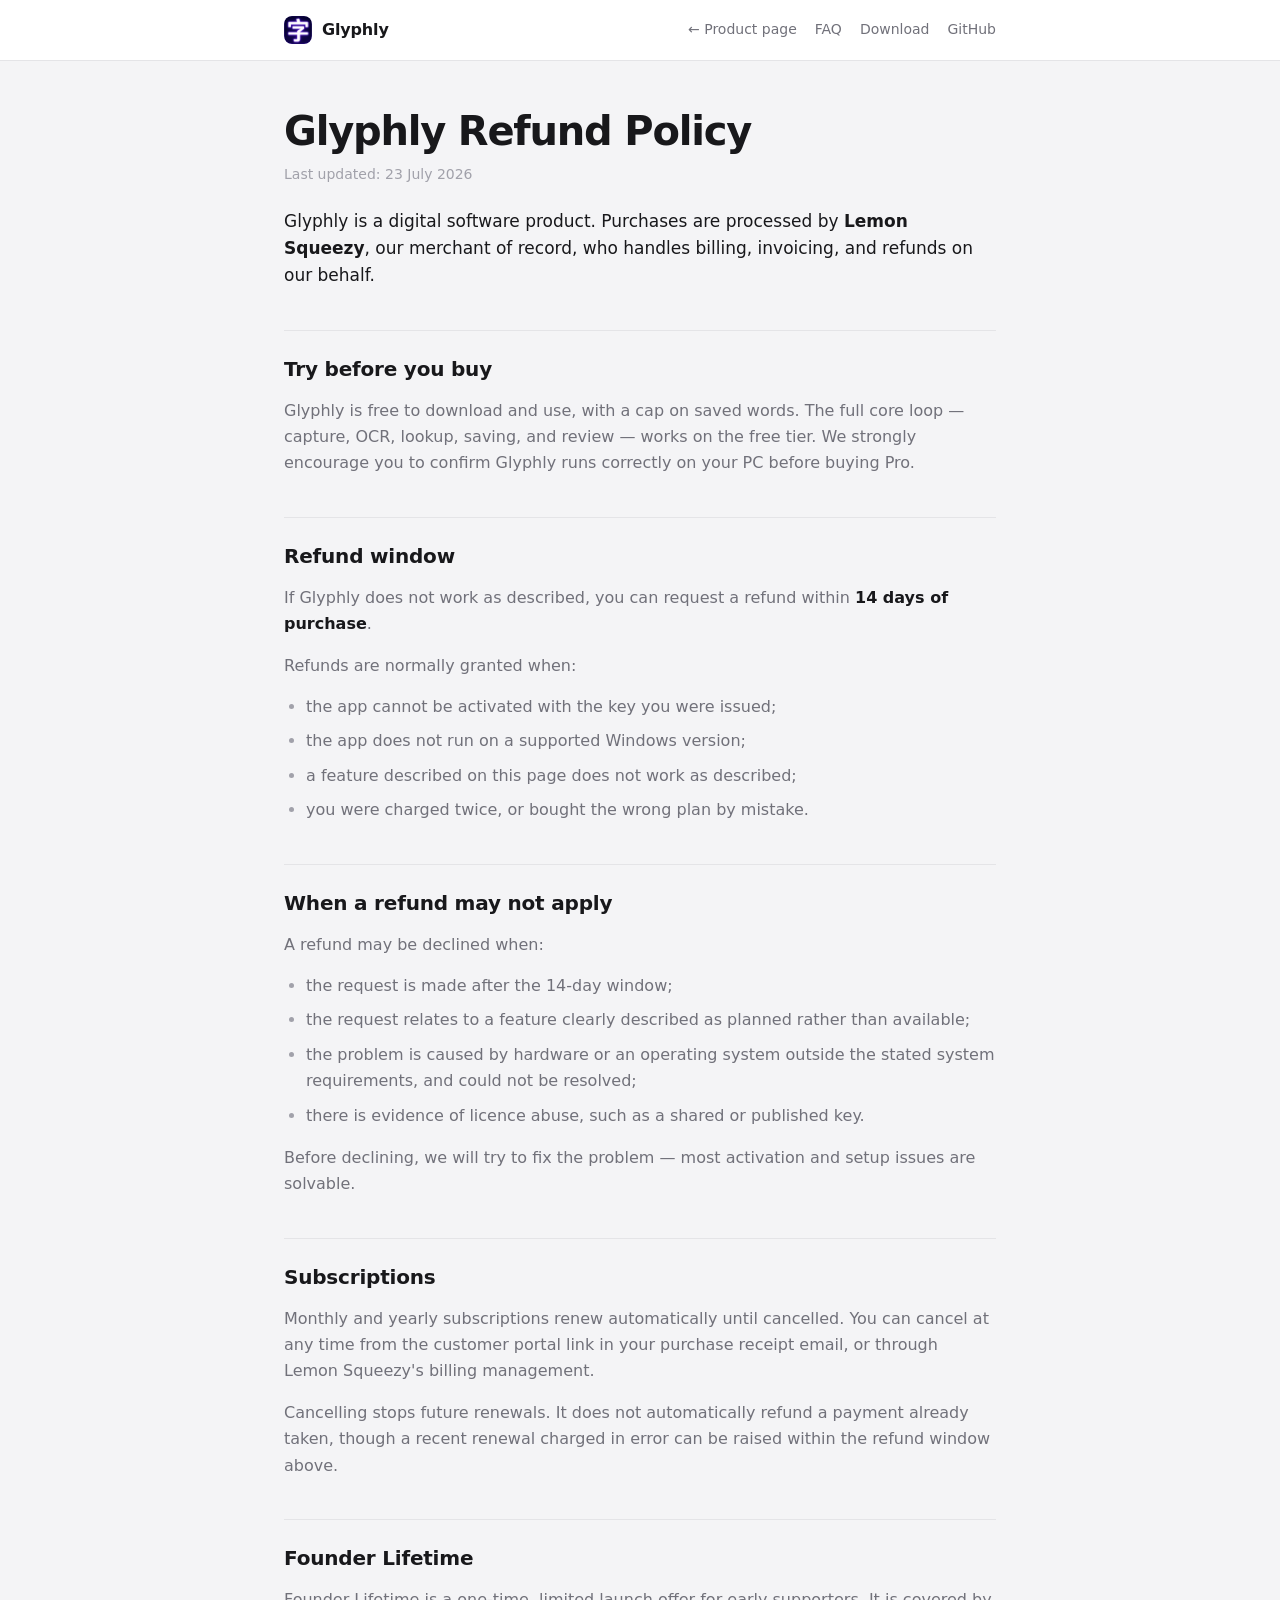
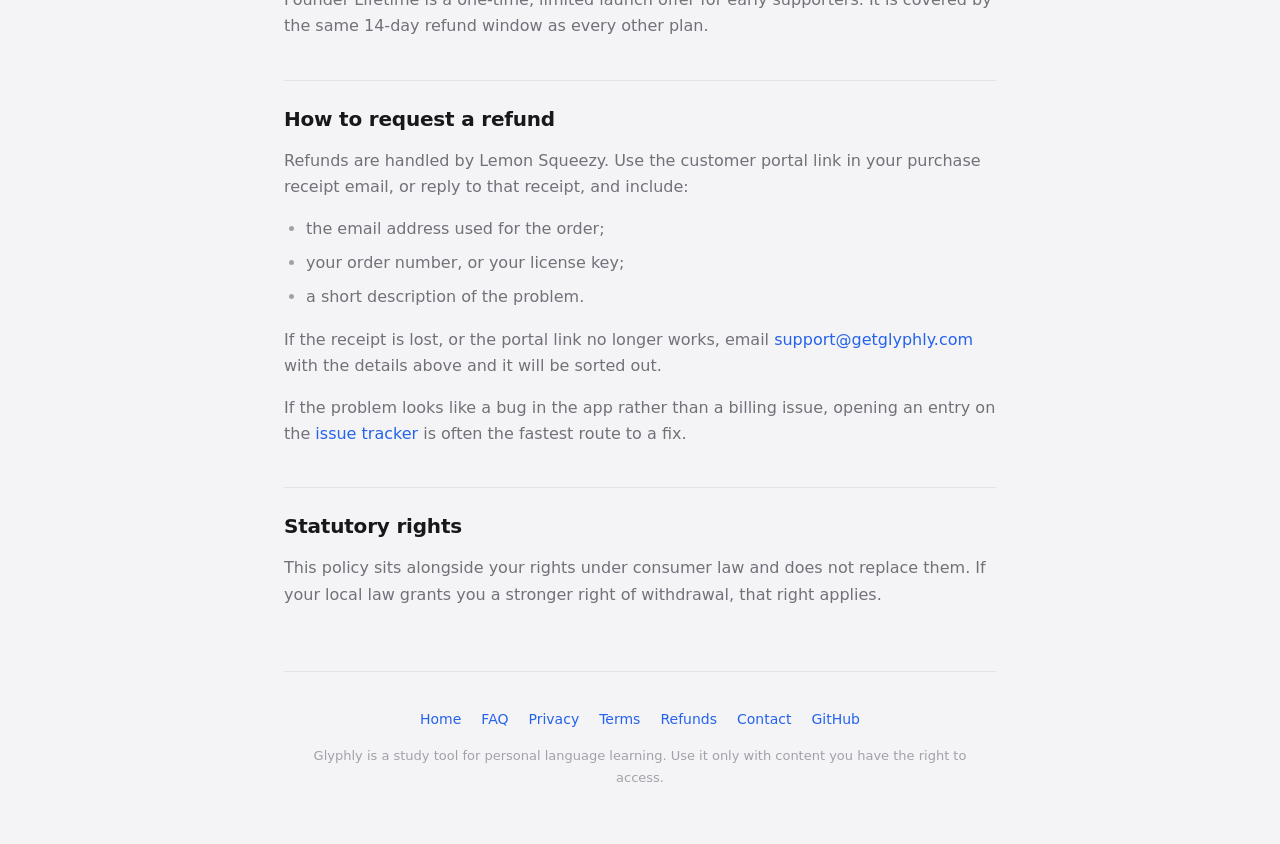
<file: refund.html>
<!doctype html>
<html lang="en">
<head>
<meta charset="utf-8">
<meta name="viewport" content="width=device-width, initial-scale=1">
<title>Refund Policy — Glyphly</title>
<meta name="description" content="Glyphly's refund policy: a 14-day window, handled by Lemon Squeezy as merchant of record.">
<meta name="robots" content="index, follow">
<link rel="canonical" href="https://getglyphly.com/refund.html">
<link rel="icon" href="assets/favicon.png" type="image/png">
<link rel="stylesheet" href="assets/site.css">
</head>
<body>

<header class="doc-header">
  <div class="bar">
    <a class="brand" href="index.html"><img src="assets/glyphly.png" alt="">Glyphly</a>
    <nav>
      <a href="index.html">← Product page</a>
      <a href="faq.html">FAQ</a>
      <a href="https://github.com/chrismoshi/glyphly-releases/releases/latest">Download</a>
      <a href="https://github.com/chrismoshi/glyphly-releases">GitHub</a>
    </nav>
  </div>
</header>

<main class="doc">
  <h1>Glyphly Refund Policy</h1>
  <p class="updated">Last updated: 23 July 2026</p>
  <p class="intro">
    Glyphly is a digital software product. Purchases are processed by
    <strong>Lemon Squeezy</strong>, our merchant of record, who handles billing,
    invoicing, and refunds on our behalf.
  </p>

  <h2>Try before you buy</h2>
  <p>
    Glyphly is free to download and use, with a cap on saved words. The full core
    loop — capture, OCR, lookup, saving, and review — works on the free tier. We
    strongly encourage you to confirm Glyphly runs correctly on your PC before
    buying Pro.
  </p>

  <h2>Refund window</h2>
  <p>
    If Glyphly does not work as described, you can request a refund within
    <strong>14 days of purchase</strong>.
  </p>
  <p>Refunds are normally granted when:</p>
  <ul>
    <li>the app cannot be activated with the key you were issued;</li>
    <li>the app does not run on a supported Windows version;</li>
    <li>a feature described on this page does not work as described;</li>
    <li>you were charged twice, or bought the wrong plan by mistake.</li>
  </ul>

  <h2>When a refund may not apply</h2>
  <p>A refund may be declined when:</p>
  <ul>
    <li>the request is made after the 14-day window;</li>
    <li>the request relates to a feature clearly described as planned rather than
        available;</li>
    <li>the problem is caused by hardware or an operating system outside the
        stated system requirements, and could not be resolved;</li>
    <li>there is evidence of licence abuse, such as a shared or published key.</li>
  </ul>
  <p>
    Before declining, we will try to fix the problem — most activation and setup
    issues are solvable.
  </p>

  <h2>Subscriptions</h2>
  <p>
    Monthly and yearly subscriptions renew automatically until cancelled. You can
    cancel at any time from the customer portal link in your purchase receipt
    email, or through Lemon Squeezy's billing management.
  </p>
  <p>
    Cancelling stops future renewals. It does not automatically refund a payment
    already taken, though a recent renewal charged in error can be raised within
    the refund window above.
  </p>

  <h2>Founder Lifetime</h2>
  <p>
    Founder Lifetime is a one-time, limited launch offer for early supporters. It
    is covered by the same 14-day refund window as every other plan.
  </p>

  <h2>How to request a refund</h2>
  <p>
    Refunds are handled by Lemon Squeezy. Use the customer portal link in your
    purchase receipt email, or reply to that receipt, and include:
  </p>
  <ul>
    <li>the email address used for the order;</li>
    <li>your order number, or your license key;</li>
    <li>a short description of the problem.</li>
  </ul>
  <p>
    If the receipt is lost, or the portal link no longer works, email
    <a href="mailto:support@getglyphly.com">support@getglyphly.com</a> with the
    details above and it will be sorted out.
  </p>
  <p>
    If the problem looks like a bug in the app rather than a billing issue,
    opening an entry on the
    <a href="https://github.com/chrismoshi/glyphly-releases/issues">issue
    tracker</a> is often the fastest route to a fix.
  </p>

  <h2>Statutory rights</h2>
  <p>
    This policy sits alongside your rights under consumer law and does not
    replace them. If your local law grants you a stronger right of withdrawal,
    that right applies.
  </p>
</main>

<div class="doc-foot">
<footer>
  <div class="wrap">
    <nav>
      <a href="index.html">Home</a>
      <a href="faq.html">FAQ</a>
      <a href="privacy.html">Privacy</a>
      <a href="terms.html">Terms</a>
      <a href="refund.html">Refunds</a>
      <a href="mailto:support@getglyphly.com">Contact</a>
      <a href="https://github.com/chrismoshi/glyphly-releases">GitHub</a>
    </nav>
    <p>Glyphly is a study tool for personal language learning. Use it only with
       content you have the right to access.</p>
  </div>
</footer>
</div>

</body>
</html>
</file>
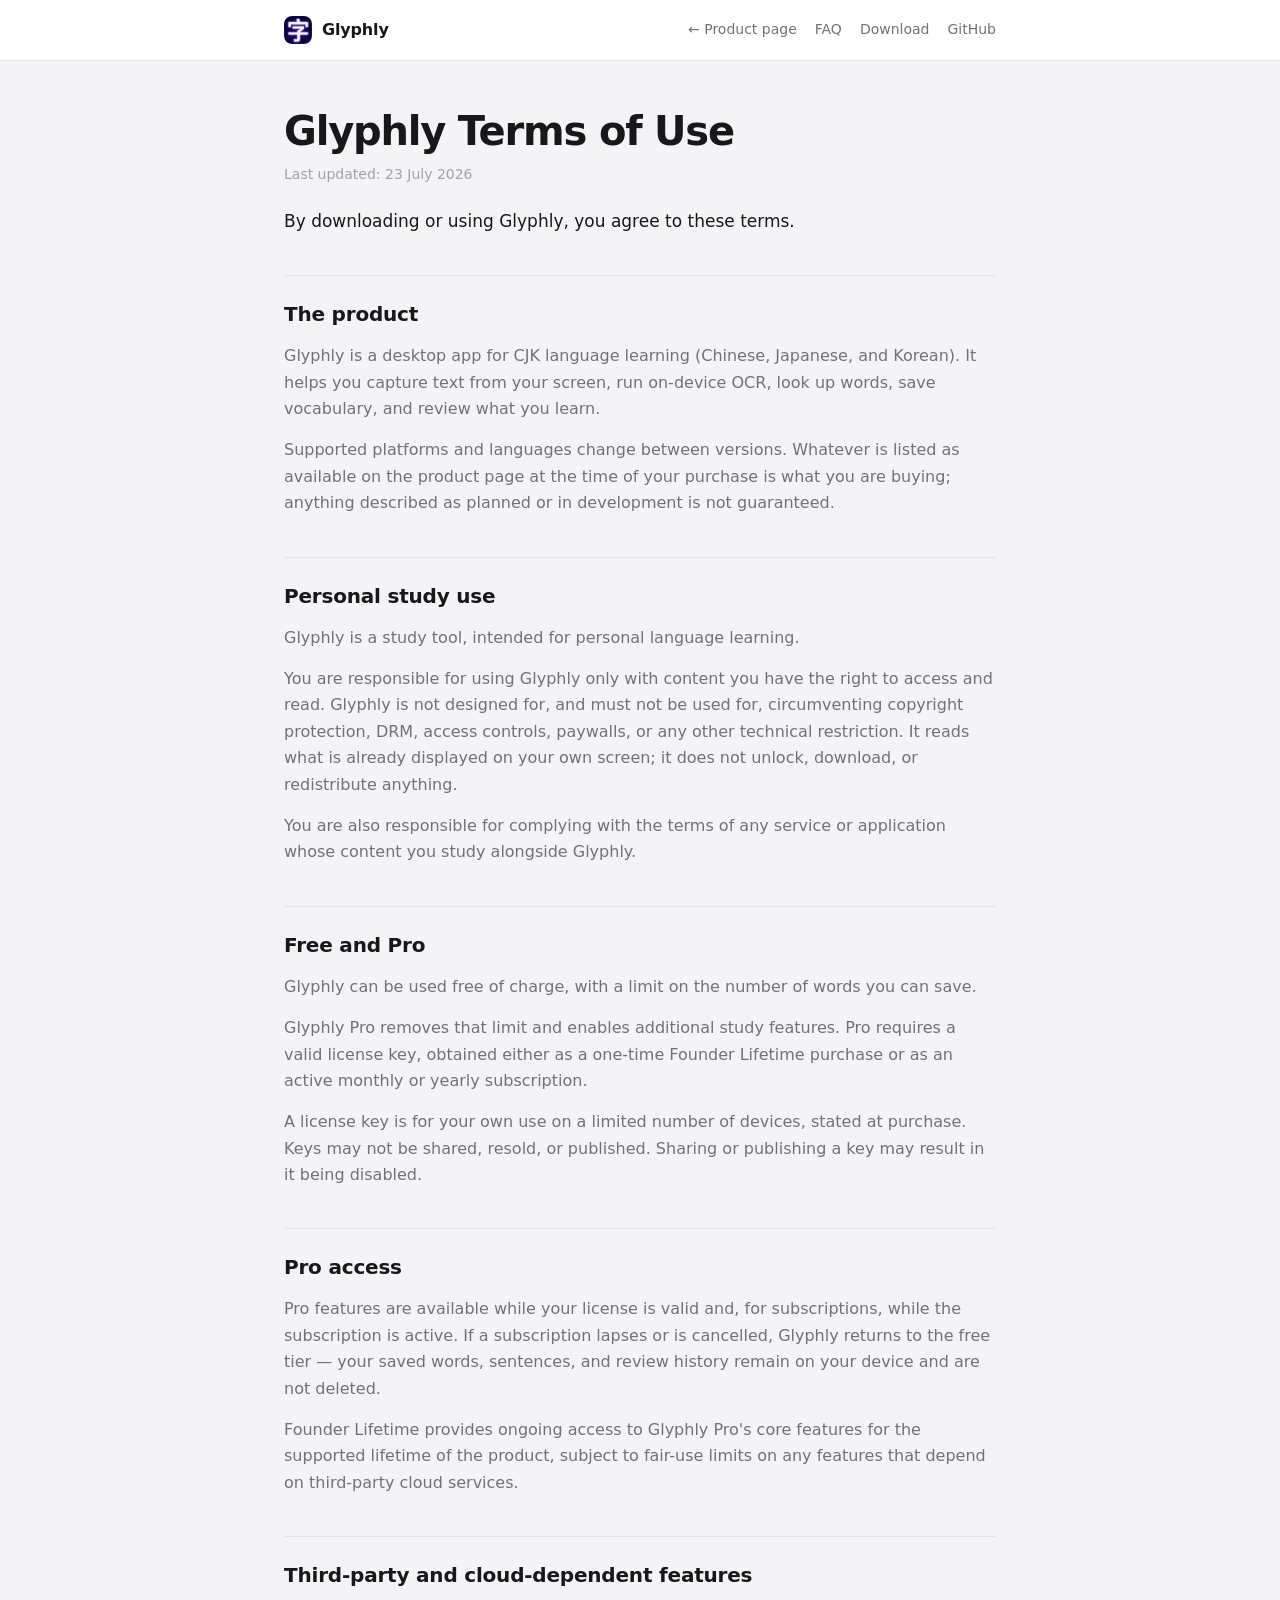
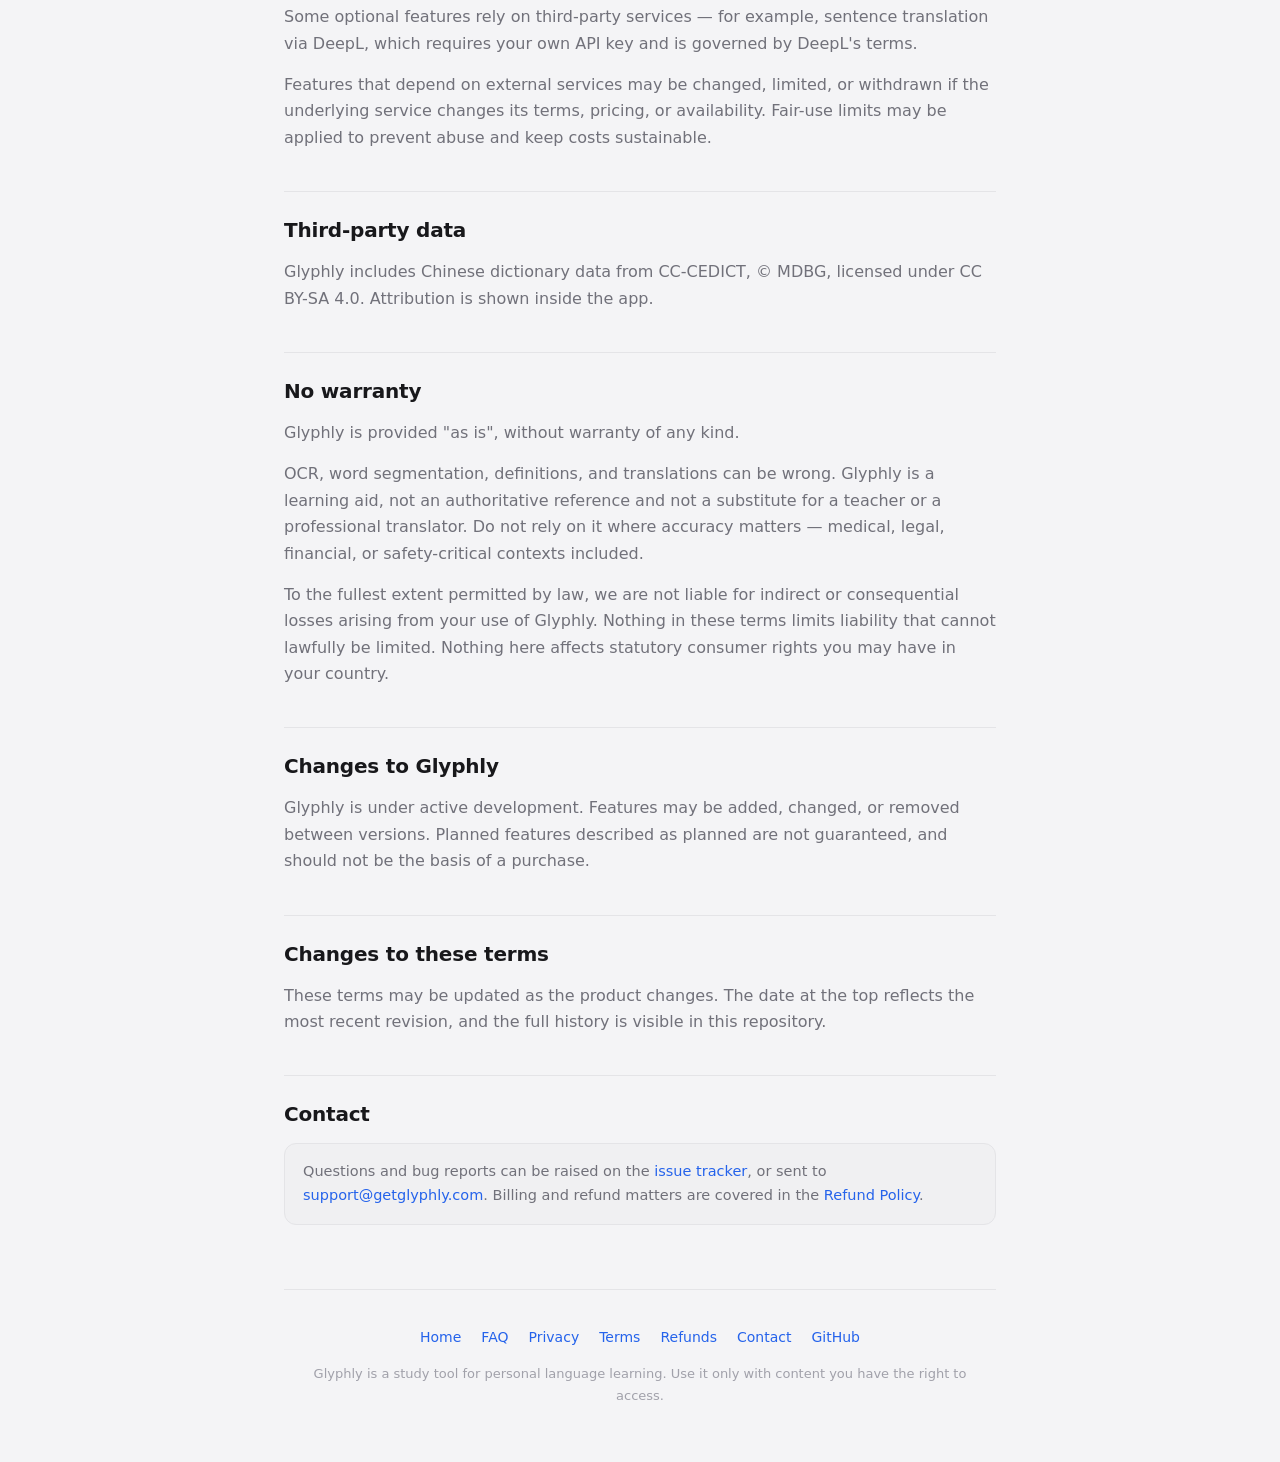
<file: terms.html>
<!doctype html>
<html lang="en">
<head>
<meta charset="utf-8">
<meta name="viewport" content="width=device-width, initial-scale=1">
<title>Terms of Use — Glyphly</title>
<meta name="description" content="The terms for downloading and using Glyphly: personal study use, license terms, and an as-is disclaimer.">
<meta name="robots" content="index, follow">
<link rel="canonical" href="https://getglyphly.com/terms.html">
<link rel="icon" href="assets/favicon.png" type="image/png">
<link rel="stylesheet" href="assets/site.css">
</head>
<body>

<header class="doc-header">
  <div class="bar">
    <a class="brand" href="index.html"><img src="assets/glyphly.png" alt="">Glyphly</a>
    <nav>
      <a href="index.html">← Product page</a>
      <a href="faq.html">FAQ</a>
      <a href="https://github.com/chrismoshi/glyphly-releases/releases/latest">Download</a>
      <a href="https://github.com/chrismoshi/glyphly-releases">GitHub</a>
    </nav>
  </div>
</header>

<main class="doc">
  <h1>Glyphly Terms of Use</h1>
  <p class="updated">Last updated: 23 July 2026</p>
  <p class="intro">By downloading or using Glyphly, you agree to these terms.</p>

  <h2>The product</h2>
  <p>
    Glyphly is a desktop app for CJK language learning (Chinese, Japanese, and
    Korean). It helps you capture text from your screen, run on-device OCR, look
    up words, save vocabulary, and review what you learn.
  </p>
  <p>
    Supported platforms and languages change between versions. Whatever is listed
    as available on the product page at the time of your purchase is what you are
    buying; anything described as planned or in development is not guaranteed.
  </p>

  <h2>Personal study use</h2>
  <p>Glyphly is a study tool, intended for personal language learning.</p>
  <p>
    You are responsible for using Glyphly only with content you have the right to
    access and read. Glyphly is not designed for, and must not be used for,
    circumventing copyright protection, DRM, access controls, paywalls, or any
    other technical restriction. It reads what is already displayed on your own
    screen; it does not unlock, download, or redistribute anything.
  </p>
  <p>
    You are also responsible for complying with the terms of any service or
    application whose content you study alongside Glyphly.
  </p>

  <h2>Free and Pro</h2>
  <p>
    Glyphly can be used free of charge, with a limit on the number of words you
    can save.
  </p>
  <p>
    Glyphly Pro removes that limit and enables additional study features. Pro
    requires a valid license key, obtained either as a one-time Founder Lifetime
    purchase or as an active monthly or yearly subscription.
  </p>
  <p>
    A license key is for your own use on a limited number of devices, stated at
    purchase. Keys may not be shared, resold, or published. Sharing or publishing
    a key may result in it being disabled.
  </p>

  <h2>Pro access</h2>
  <p>
    Pro features are available while your license is valid and, for
    subscriptions, while the subscription is active. If a subscription lapses or
    is cancelled, Glyphly returns to the free tier — your saved words, sentences,
    and review history remain on your device and are not deleted.
  </p>
  <p>
    Founder Lifetime provides ongoing access to Glyphly Pro's core features for
    the supported lifetime of the product, subject to fair-use limits on any
    features that depend on third-party cloud services.
  </p>

  <h2>Third-party and cloud-dependent features</h2>
  <p>
    Some optional features rely on third-party services — for example, sentence
    translation via DeepL, which requires your own API key and is governed by
    DeepL's terms.
  </p>
  <p>
    Features that depend on external services may be changed, limited, or
    withdrawn if the underlying service changes its terms, pricing, or
    availability. Fair-use limits may be applied to prevent abuse and keep costs
    sustainable.
  </p>

  <h2>Third-party data</h2>
  <p>
    Glyphly includes Chinese dictionary data from CC-CEDICT, © MDBG, licensed
    under CC BY-SA 4.0. Attribution is shown inside the app.
  </p>

  <h2>No warranty</h2>
  <p>Glyphly is provided "as is", without warranty of any kind.</p>
  <p>
    OCR, word segmentation, definitions, and translations can be wrong. Glyphly
    is a learning aid, not an authoritative reference and not a substitute for a
    teacher or a professional translator. Do not rely on it where accuracy
    matters — medical, legal, financial, or safety-critical contexts included.
  </p>
  <p>
    To the fullest extent permitted by law, we are not liable for indirect or
    consequential losses arising from your use of Glyphly. Nothing in these terms
    limits liability that cannot lawfully be limited. Nothing here affects
    statutory consumer rights you may have in your country.
  </p>

  <h2>Changes to Glyphly</h2>
  <p>
    Glyphly is under active development. Features may be added, changed, or
    removed between versions. Planned features described as planned are not
    guaranteed, and should not be the basis of a purchase.
  </p>

  <h2>Changes to these terms</h2>
  <p>
    These terms may be updated as the product changes. The date at the top
    reflects the most recent revision, and the full history is visible in this
    repository.
  </p>

  <h2>Contact</h2>
  <div class="note">
    Questions and bug reports can be raised on the
    <a href="https://github.com/chrismoshi/glyphly-releases/issues">issue
    tracker</a>, or sent to
    <a href="mailto:support@getglyphly.com">support@getglyphly.com</a>. Billing
    and refund matters are covered in the
    <a href="refund.html">Refund Policy</a>.
  </div>
</main>

<div class="doc-foot">
<footer>
  <div class="wrap">
    <nav>
      <a href="index.html">Home</a>
      <a href="faq.html">FAQ</a>
      <a href="privacy.html">Privacy</a>
      <a href="terms.html">Terms</a>
      <a href="refund.html">Refunds</a>
      <a href="mailto:support@getglyphly.com">Contact</a>
      <a href="https://github.com/chrismoshi/glyphly-releases">GitHub</a>
    </nav>
    <p>Glyphly is a study tool for personal language learning. Use it only with
       content you have the right to access.</p>
  </div>
</footer>
</div>

</body>
</html>
</file>
<file: assets/site.css>
/* Glyphly product site — shared stylesheet.
   Single source of truth for the palette and page furniture, linked by
   index.html and the policy pages so they can never drift apart.
   Palette mirrors the app's design tokens (apps/desktop/src/index.css):
   zinc neutrals + #2563eb accent, so the site, the icon, and the app agree. */

:root {
  --bg: #f4f4f6;
  --surface: #ffffff;
  --sunken: #f0f0f2;
  --border: #e4e4e7;
  --text: #18181b;
  --text-2: #71717a;
  --muted: #a1a1aa;
  --accent: #2563eb;
  --accent-hover: #1d4ed8;
  --accent-soft: #eff6ff;
  --accent-border: #bfdbfe;
  --accent-fg: #ffffff;
  --shadow: 0 1px 2px rgba(24, 24, 27, .04), 0 8px 24px rgba(24, 24, 27, .06);
}
@media (prefers-color-scheme: dark) {
  :root {
    --bg: #09090b;
    --surface: #18181b;
    --sunken: #131316;
    --border: #27272a;
    --text: #fafafa;
    --text-2: #a1a1aa;
    --muted: #71717a;
    --accent: #60a5fa;
    --accent-hover: #93c5fd;
    --accent-soft: #11203f;
    --accent-border: #1e3a8a;
    --accent-fg: #09090b;
    --shadow: 0 1px 2px rgba(0, 0, 0, .4), 0 8px 24px rgba(0, 0, 0, .35);
  }
}
:root[data-theme="dark"] {
  --bg: #09090b; --surface: #18181b; --sunken: #131316; --border: #27272a;
  --text: #fafafa; --text-2: #a1a1aa; --muted: #71717a;
  --accent: #60a5fa; --accent-hover: #93c5fd;
  --accent-soft: #11203f; --accent-border: #1e3a8a; --accent-fg: #09090b;
  --shadow: 0 1px 2px rgba(0,0,0,.4), 0 8px 24px rgba(0,0,0,.35);
}
:root[data-theme="light"] {
  --bg: #f4f4f6; --surface: #ffffff; --sunken: #f0f0f2; --border: #e4e4e7;
  --text: #18181b; --text-2: #71717a; --muted: #a1a1aa;
  --accent: #2563eb; --accent-hover: #1d4ed8;
  --accent-soft: #eff6ff; --accent-border: #bfdbfe; --accent-fg: #ffffff;
  --shadow: 0 1px 2px rgba(24,24,27,.04), 0 8px 24px rgba(24,24,27,.06);
}

/* ---------- base ---------- */
* { box-sizing: border-box; }
html { -webkit-text-size-adjust: 100%; }
body {
  margin: 0;
  background: var(--bg);
  color: var(--text);
  font: 16px/1.65 ui-sans-serif, system-ui, -apple-system, "Segoe UI", Roboto, "Helvetica Neue", Arial, sans-serif;
  -webkit-font-smoothing: antialiased;
  overflow-x: hidden;
}
a { color: var(--accent); text-decoration: none; }
a:hover { text-decoration: underline; }
img { max-width: 100%; height: auto; }

.wrap { max-width: 940px; margin: 0 auto; padding: 0 20px; }

/* ---------- shared footer ---------- */
footer {
  border-top: 1px solid var(--border); padding: 36px 0 56px;
  font-size: 14px; color: var(--muted); text-align: center;
}
footer nav { margin-bottom: 14px; display: flex; gap: 20px; justify-content: center; flex-wrap: wrap; }
footer p { color: var(--muted); font-size: 13px; margin: 6px 0 0; }

/* ---------- policy / document pages ---------- */
.doc-header {
  border-bottom: 1px solid var(--border);
  background: var(--surface);
}
.doc-header .bar {
  max-width: 760px; margin: 0 auto; padding: 16px 24px;
  display: flex; align-items: center; gap: 12px;
}
.doc-header .brand {
  display: inline-flex; align-items: center; gap: 10px; font-weight: 600;
  color: var(--text); letter-spacing: -.01em;
}
.doc-header .brand:hover { text-decoration: none; }
.doc-header .brand img { width: 28px; height: 28px; border-radius: 8px; }
.doc-header nav { margin-left: auto; display: flex; gap: 18px; font-size: 14px; flex-wrap: wrap; }
.doc-header nav a { color: var(--text-2); }
.doc-header nav a:hover { color: var(--accent); text-decoration: none; }

.doc {
  max-width: 760px; margin: 0 auto; padding: 48px 24px 8px;
}
.doc h1 {
  font-size: clamp(30px, 5vw, 40px); font-weight: 700; letter-spacing: -.03em;
  line-height: 1.1; margin: 0;
}
.doc .updated {
  color: var(--muted); font-size: 14px; margin: 10px 0 0;
}
.doc .intro {
  font-size: 17px; color: var(--text); margin: 22px 0 0; line-height: 1.6;
}
.doc h2 {
  font-size: 20px; font-weight: 650; letter-spacing: -.01em; color: var(--text);
  margin: 40px 0 12px; padding-top: 22px; border-top: 1px solid var(--border);
}
.doc p { color: var(--text-2); margin: 0 0 15px; }
.doc ul { margin: 0 0 16px; padding-left: 22px; color: var(--text-2); }
.doc li { margin-bottom: 8px; }
.doc li::marker { color: var(--muted); }
.doc a { color: var(--accent); }
.doc strong { color: var(--text); font-weight: 600; }

/* Callout used for contact / how-to blocks (replaces the .md fenced code). */
.doc .note {
  background: var(--sunken); border: 1px solid var(--border);
  border-radius: 12px; padding: 16px 18px; margin: 0 0 16px;
  font-size: 14.5px; color: var(--text-2);
}
.doc .note strong { color: var(--text); }

.doc-foot {
  max-width: 760px; margin: 40px auto 0; padding: 0 24px;
}

/* ---------- FAQ accordions (native <details>) ---------- */
.doc .lead a { color: var(--accent); }
.faq { margin: 8px 0 4px; }
.faq details {
  border: 1px solid var(--border); border-radius: 10px;
  background: var(--surface); margin-bottom: 10px; overflow: hidden;
}
.faq details[open] { border-color: var(--accent-border); }
.faq summary {
  list-style: none; cursor: pointer; padding: 15px 18px;
  display: flex; align-items: center; gap: 12px;
  font-size: 16px; font-weight: 600; color: var(--text);
}
.faq summary::-webkit-details-marker { display: none; }
.faq summary::after {
  content: ""; margin-left: auto; flex: none;
  width: 8px; height: 8px; border-right: 2px solid var(--muted); border-bottom: 2px solid var(--muted);
  transform: rotate(45deg); transition: transform .18s ease;
}
.faq details[open] summary::after { transform: rotate(-135deg); }
.faq summary:hover { color: var(--accent); }
.faq .a { padding: 0 18px 16px; color: var(--text-2); font-size: 15px; }
.faq .a p { margin: 0 0 10px; }
.faq .a p:last-child { margin-bottom: 0; }
.faq .a a { color: var(--accent); }
.faq .a strong { color: var(--text); }
</file>
